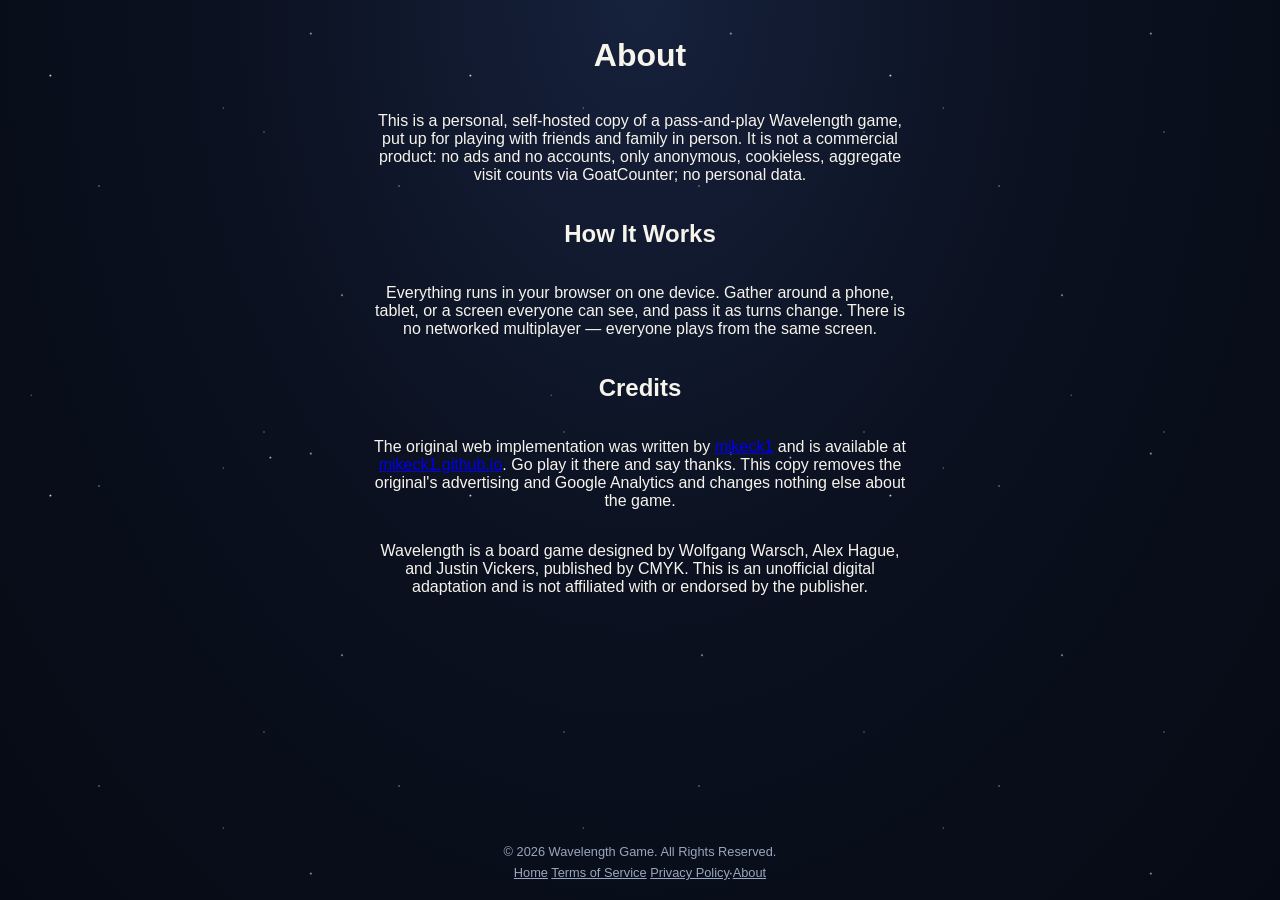
<file: about.html>
<!DOCTYPE html>
<html lang="en">
<head>
    <meta charset="UTF-8">
    <meta name="viewport" content="width=device-width, initial-scale=1.0">
    <title>About - Wavelength Game</title>
    <meta name="description" content="About this self-hosted copy of the Wavelength pass-and-play game, and credit to the original author.">
    <meta property="og:type" content="website">
    <meta property="og:site_name" content="Wavelength">
    <meta property="og:title" content="About Wavelength">
    <meta property="og:description" content="A self-hosted, ad-free copy of a pass-and-play Wavelength game for playing in person, with credit to the original author.">
    <meta property="og:url" content="https://wavelength.jonyen.com/about.html">
    <meta property="og:image" content="https://wavelength.jonyen.com/og-image.png">
    <meta property="og:image:type" content="image/png">
    <meta property="og:image:width" content="1200">
    <meta property="og:image:height" content="630">
    <meta property="og:image:alt" content="The Wavelength dial: a cream half-circle with orange scoring bands around the target, a crimson needle, and the clue pair Cold and Hot.">
    <meta name="twitter:card" content="summary_large_image">
    <meta name="keywords" content="about, wavelength game, credits, pass and play">
    <link rel="icon" href="favicon.svg" type="image/svg+xml" />
    <link rel="apple-touch-icon" href="apple-touch-icon.png">
    <link rel="stylesheet" href="style.css?v=76">
    <script data-goatcounter="https://jonyen-wavelength.goatcounter.com/count"
            data-goatcounter-settings='{"path": "/"}'
            async src="https://gc.zgo.at/count.v5.js"
            crossorigin="anonymous"
            integrity="sha384-atnOLvQb9t+jTSipvd75X2yginT4PjVbqDdlJAmxMm+wYElFmeR6EmLP5bYeoRVQ"></script>
</head>
<body>
    <div class="game-container">
        <h1>About</h1>
        <p>This is a personal, self-hosted copy of a pass-and-play Wavelength game, put up for playing with friends and family in person. It is not a commercial product: no ads and no accounts, only anonymous, cookieless, aggregate visit counts via GoatCounter; no personal data.</p>

        <h2>How It Works</h2>
        <p>Everything runs in your browser on one device. Gather around a phone, tablet, or a screen everyone can see, and pass it as turns change. There is no networked multiplayer &mdash; everyone plays from the same screen.</p>

        <h2>Credits</h2>
        <p>The original web implementation was written by <a href="https://github.com/mikeck1">mikeck1</a> and is available at <a href="https://mikeck1.github.io/">mikeck1.github.io</a>. Go play it there and say thanks. This copy removes the original's advertising and Google Analytics and changes nothing else about the game.</p>
        <p>Wavelength is a board game designed by Wolfgang Warsch, Alex Hague, and Justin Vickers, published by CMYK. This is an unofficial digital adaptation and is not affiliated with or endorsed by the publisher.</p>

        <footer>
            <p>&copy; 2026 Wavelength Game. All Rights Reserved.</p>
            <nav>
                <a href="/">Home</a>
                <a href="/terms.html">Terms of Service</a>
                <a href="/privacy.html">Privacy Policy</a>
                <a href="/about.html">About</a>
            </nav>
        </footer>
    </div>
</body>
</html>
</file>
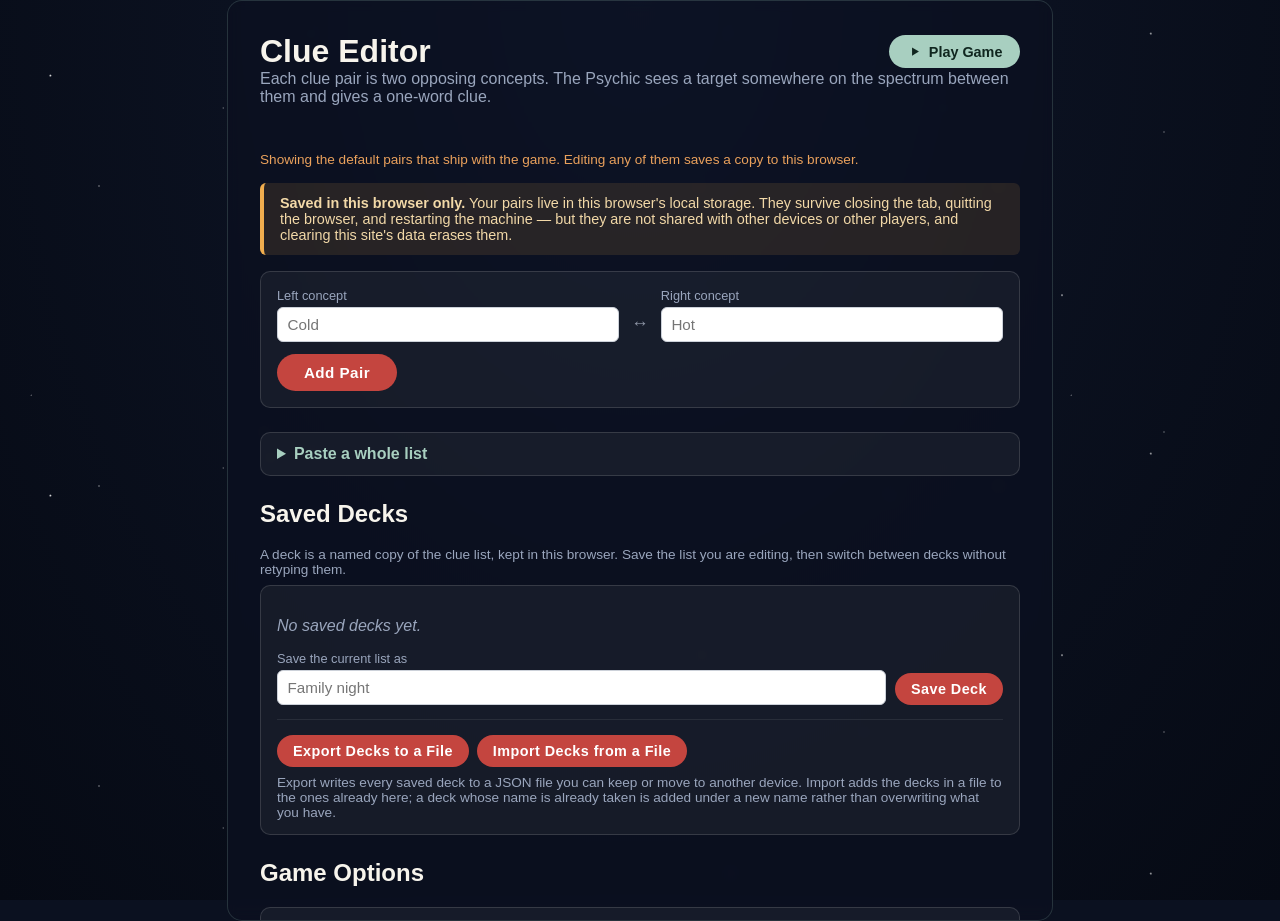
<file: admin.html>
<!DOCTYPE html>
<html lang="en">
<head>
    <meta charset="UTF-8">
    <meta name="viewport" content="width=device-width, initial-scale=1.0">
    <title>Clue Editor - Wavelength Game</title>
    <meta name="description" content="Edit the clue pairs used by this copy of the Wavelength game.">
    <meta name="robots" content="noindex">
    <link rel="icon" href="favicon.svg" type="image/svg+xml" />
    <link rel="stylesheet" href="style.css?v=76">
    <script data-goatcounter="https://jonyen-wavelength.goatcounter.com/count"
            data-goatcounter-settings='{"path": "/"}'
            async src="https://gc.zgo.at/count.v5.js"
            crossorigin="anonymous"
            integrity="sha384-atnOLvQb9t+jTSipvd75X2yginT4PjVbqDdlJAmxMm+wYElFmeR6EmLP5bYeoRVQ"></script>
</head>
<body>
    <div class="game-container admin-container">
        <div class="admin-header">
            <h1>Clue Editor</h1>
            <a href="/" class="admin-play-button">
                <svg class="icon" viewBox="0 0 24 24" aria-hidden="true">
                    <path d="M8 5.5v13l11-6.5z" />
                </svg>
                <span>Play Game</span>
            </a>
        </div>

        <p class="admin-intro">
            Each clue pair is two opposing concepts. The Psychic sees a target somewhere on the
            spectrum between them and gives a one-word clue.
        </p>

        <div id="adminStatus" class="admin-status" role="status" aria-live="polite"></div>

        <p id="clueSourceNote" class="admin-source-note"></p>

        <div class="admin-warning">
            <strong>Saved in this browser only.</strong>
            Your pairs live in this browser's local storage. They survive closing the tab,
            quitting the browser, and restarting the machine &mdash; but they are not shared
            with other devices or other players, and clearing this site's data erases them.
        </div>

        <form id="addPairForm" class="admin-add-form" autocomplete="off">
            <div class="admin-add-fields">
                <label class="admin-field">
                    <span>Left concept</span>
                    <input type="text" id="newLeft" placeholder="Cold" maxlength="60" required>
                </label>
                <span class="admin-arrow" aria-hidden="true">&harr;</span>
                <label class="admin-field">
                    <span>Right concept</span>
                    <input type="text" id="newRight" placeholder="Hot" maxlength="60" required>
                </label>
            </div>
            <button type="submit" id="addPairButton">Add Pair</button>
        </form>

        <details id="bulkSection" class="admin-bulk">
            <summary>Paste a whole list</summary>
            <p class="admin-hint">
                One pair per line, the two concepts separated by <code>|</code>, a tab, or a comma.
                Lines starting with <code>#</code> are ignored. A JSON array of
                <code>["left", "right"]</code> pairs also works.
            </p>
            <textarea id="bulkText" rows="12" spellcheck="false"
                placeholder="Cold | Hot&#10;Underrated | Overrated&#10;Terrible Movie | Great Movie"></textarea>
            <div class="admin-bulk-actions">
                <button type="button" id="bulkReplaceButton">Replace All With This</button>
                <button type="button" id="bulkAppendButton">Add These To The List</button>
                <button type="button" id="bulkLoadButton">Load Current List</button>
            </div>
        </details>

        <h2>Saved Decks</h2>
        <p class="admin-hint">
            A deck is a named copy of the clue list, kept in this browser. Save the list
            you are editing, then switch between decks without retyping them.
        </p>

        <div class="admin-decks">
            <ul id="deckList" class="admin-deck-list"></ul>
            <p id="deckEmpty" class="admin-empty">No saved decks yet.</p>
            <form id="saveDeckForm" class="admin-deck-save" autocomplete="off">
                <label class="admin-field">
                    <span>Save the current list as</span>
                    <input type="text" id="deckNameInput" placeholder="Family night" maxlength="40" required>
                </label>
                <button type="submit">Save Deck</button>
            </form>
            <div class="admin-deck-transfer">
                <button type="button" id="exportDecksButton">Export Decks to a File</button>
                <button type="button" id="importDecksButton">Import Decks from a File</button>
                <input type="file" id="importDecksInput" accept="application/json,.json" hidden>
                <p class="admin-hint">
                    Export writes every saved deck to a JSON file you can keep or move to
                    another device. Import adds the decks in a file to the ones already here;
                    a deck whose name is already taken is added under a new name rather than
                    overwriting what you have.
                </p>
            </div>
        </div>

        <h2>Game Options</h2>
        <label class="admin-option">
            <input type="checkbox" id="showProgressToggle" checked>
            <span>
                <strong>Show the round progress bar</strong>
                <small>The bar and its "Round 3 of 10" label in the game's side panel.
                    Turning this off hides both, and the game keeps going without
                    announcing a winner.</small>
            </span>
        </label>

        <label class="admin-option">
            <input type="checkbox" id="shuffleCluesToggle" checked>
            <span>
                <strong>Shuffle the clue order</strong>
                <small>Draw clue pairs at random instead of working down the list in
                    order. Either way, a pair will not come up twice until every pair
                    has been played.</small>
            </span>
        </label>

        <div class="admin-option admin-option--inline">
            <span>
                <strong>Deck progress</strong>
                <small id="deckProgressNote">Pairs the game has not shown yet. A new game carries
                    on through the list rather than starting the deck again.</small>
            </span>
            <button type="button" id="resetDeckButton">Start the deck over</button>
        </div>

        <label class="admin-option admin-option--inline" for="totalRoundsInput">
            <span>
                <strong>Rounds per game</strong>
                <small>One round is a single team's turn. The game announces a winner once
                    this many rounds have been played.</small>
            </span>
            <input type="number" id="totalRoundsInput" min="1" max="99" step="1" value="10">
        </label>

        <h2 id="pairCountHeading">Clue Pairs</h2>
        <p id="emptyMessage" class="admin-empty">No pairs yet. Add one above to start playing.</p>
        <ol id="pairList" class="admin-pair-list"></ol>

        <div class="admin-actions">
            <button type="button" id="restoreDefaultsButton">Restore default pairs</button>
            <button type="button" id="clearAllButton" class="admin-danger">Delete All Pairs</button>
        </div>

        <footer>
            <p>&copy; 2026 Wavelength Game. All Rights Reserved.</p>
            <nav>
                <a href="/">Home</a>
                <a href="/terms.html">Terms of Service</a>
                <a href="/privacy.html">Privacy Policy</a>
                <a href="/about.html">About</a>
            </nav>
        </footer>
    </div>

    <script src="logic.js?v=2"></script>
    <script src="admin.js?v=78"></script>
</body>
</html>
</file>
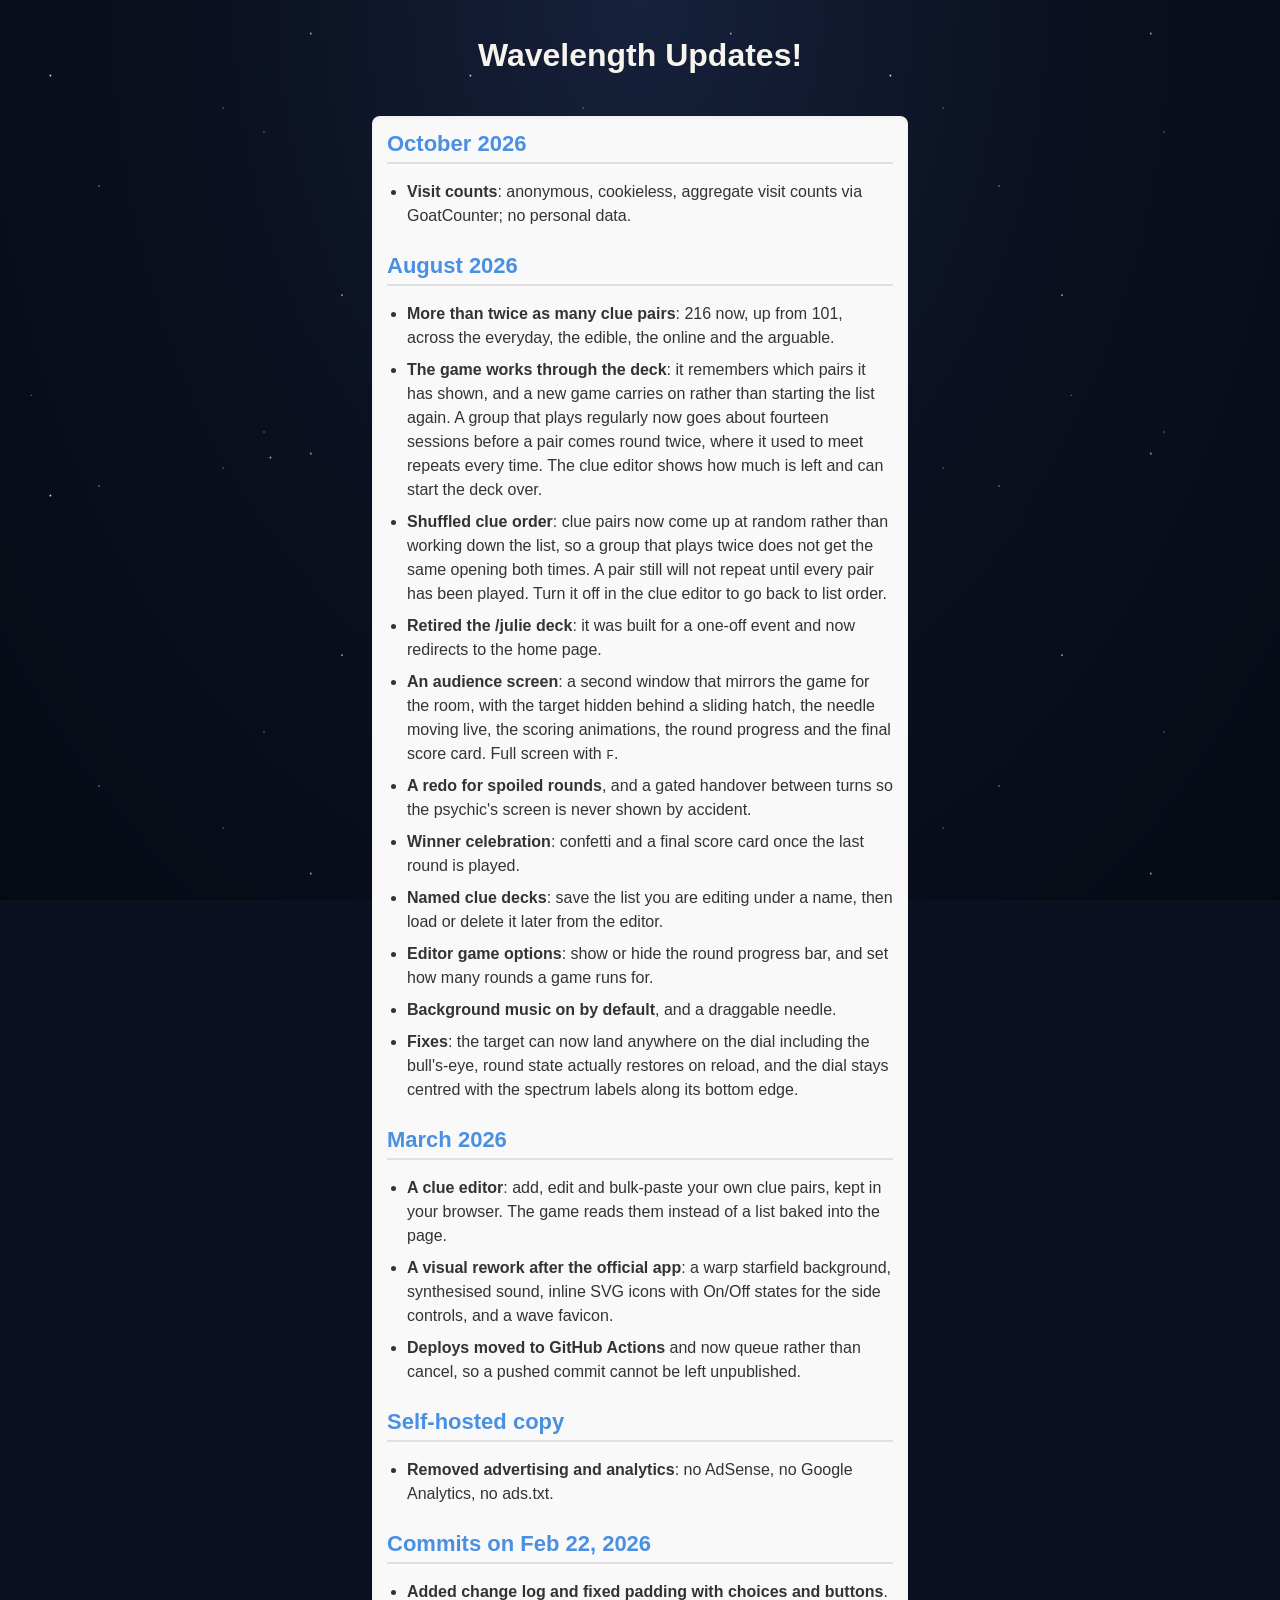
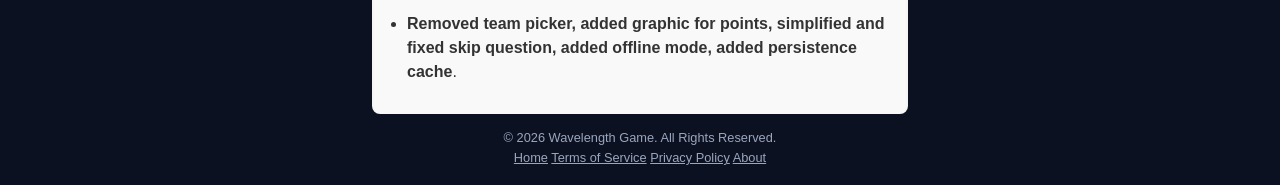
<file: changelog.html>
<!DOCTYPE html>
<html lang="en">
<head>
    <meta charset="UTF-8">
    <meta name="viewport" content="width=device-width, initial-scale=1.0">
    <title>Wavelength Game - Change Log</title>
    <meta name="description" content="View the change log and updates for the Wavelength Game online. Discover new features, improvements, and bug fixes.">
    <meta property="og:type" content="website">
    <meta property="og:site_name" content="Wavelength">
    <meta property="og:title" content="Wavelength — Change Log">
    <meta property="og:description" content="Updates, new features, and fixes to this pass-and-play Wavelength game.">
    <meta property="og:url" content="https://wavelength.jonyen.com/changelog.html">
    <meta property="og:image" content="https://wavelength.jonyen.com/og-image.png">
    <meta property="og:image:type" content="image/png">
    <meta property="og:image:width" content="1200">
    <meta property="og:image:height" content="630">
    <meta property="og:image:alt" content="The Wavelength dial: a cream half-circle with orange scoring bands around the target, a crimson needle, and the clue pair Cold and Hot.">
    <meta name="twitter:card" content="summary_large_image">
    <meta name="keywords" content="change log, updates, wavelength game, new features, bug fixes">
    <link rel="icon" href="favicon.svg" type="image/svg+xml" />
    <link rel="apple-touch-icon" href="apple-touch-icon.png">
    <link rel="stylesheet" href="style.css?v=76">
    <script data-goatcounter="https://jonyen-wavelength.goatcounter.com/count"
            data-goatcounter-settings='{"path": "/"}'
            async src="https://gc.zgo.at/count.v5.js"
            crossorigin="anonymous"
            integrity="sha384-atnOLvQb9t+jTSipvd75X2yginT4PjVbqDdlJAmxMm+wYElFmeR6EmLP5bYeoRVQ"></script>
</head>
<body>
    <div class="game-container">
        <h1>Wavelength Updates!</h1>
        <div class="changelog-content">
            <h2>October 2026</h2>
            <ul>
                <li><strong>Visit counts</strong>: anonymous, cookieless, aggregate visit counts via
                    GoatCounter; no personal data.</li>
            </ul>

            <h2>August 2026</h2>
            <ul>
                <li><strong>More than twice as many clue pairs</strong>: 216 now, up from 101,
                    across the everyday, the edible, the online and the arguable.</li>
                <li><strong>The game works through the deck</strong>: it remembers which pairs
                    it has shown, and a new game carries on rather than starting the list again.
                    A group that plays regularly now goes about fourteen sessions before a pair
                    comes round twice, where it used to meet repeats every time. The clue editor
                    shows how much is left and can start the deck over.</li>
                <li><strong>Shuffled clue order</strong>: clue pairs now come up at random
                    rather than working down the list, so a group that plays twice does not
                    get the same opening both times. A pair still will not repeat until every
                    pair has been played. Turn it off in the clue editor to go back to list order.</li>
                <li><strong>Retired the /julie deck</strong>: it was built for a one-off event
                    and now redirects to the home page.</li>
                <li><strong>An audience screen</strong>: a second window that mirrors the game
                    for the room, with the target hidden behind a sliding hatch, the needle
                    moving live, the scoring animations, the round progress and the final
                    score card. Full screen with <kbd>F</kbd>.</li>
                <li><strong>A redo for spoiled rounds</strong>, and a gated handover between
                    turns so the psychic's screen is never shown by accident.</li>
                <li><strong>Winner celebration</strong>: confetti and a final score card once
                    the last round is played.</li>
                <li><strong>Named clue decks</strong>: save the list you are editing under a
                    name, then load or delete it later from the editor.</li>
                <li><strong>Editor game options</strong>: show or hide the round progress bar,
                    and set how many rounds a game runs for.</li>
                <li><strong>Background music on by default</strong>, and a draggable needle.</li>
                <li><strong>Fixes</strong>: the target can now land anywhere on the dial
                    including the bull's-eye, round state actually restores on reload, and the
                    dial stays centred with the spectrum labels along its bottom edge.</li>
            </ul>

            <h2>March 2026</h2>
            <ul>
                <li><strong>A clue editor</strong>: add, edit and bulk-paste your own clue
                    pairs, kept in your browser. The game reads them instead of a list baked
                    into the page.</li>
                <li><strong>A visual rework after the official app</strong>: a warp starfield
                    background, synthesised sound, inline SVG icons with On/Off states for the
                    side controls, and a wave favicon.</li>
                <li><strong>Deploys moved to GitHub Actions</strong> and now queue rather than
                    cancel, so a pushed commit cannot be left unpublished.</li>
            </ul>

            <h2>Self-hosted copy</h2>
            <ul>
                <li><strong>Removed advertising and analytics</strong>: no AdSense, no Google Analytics, no ads.txt.</li>
            </ul>

            <h2>Commits on Feb 22, 2026</h2>
            <ul>
                <li><strong>Added change log and fixed padding with choices and buttons</strong>.</li>
                <li><strong>Removed team picker, added graphic for points, simplified and fixed skip question, added offline mode, added persistence cache</strong>.</li>
            </ul>

        </div>

        <footer>
            <p>&copy; 2026 Wavelength Game. All Rights Reserved.</p>
            <nav>
                <a href="/">Home</a>
                <a href="/terms.html">Terms of Service</a>
                <a href="/privacy.html">Privacy Policy</a>
                <a href="/about.html">About</a>
            </nav>
        </footer>
    </div>
</body>
</html>
</file>
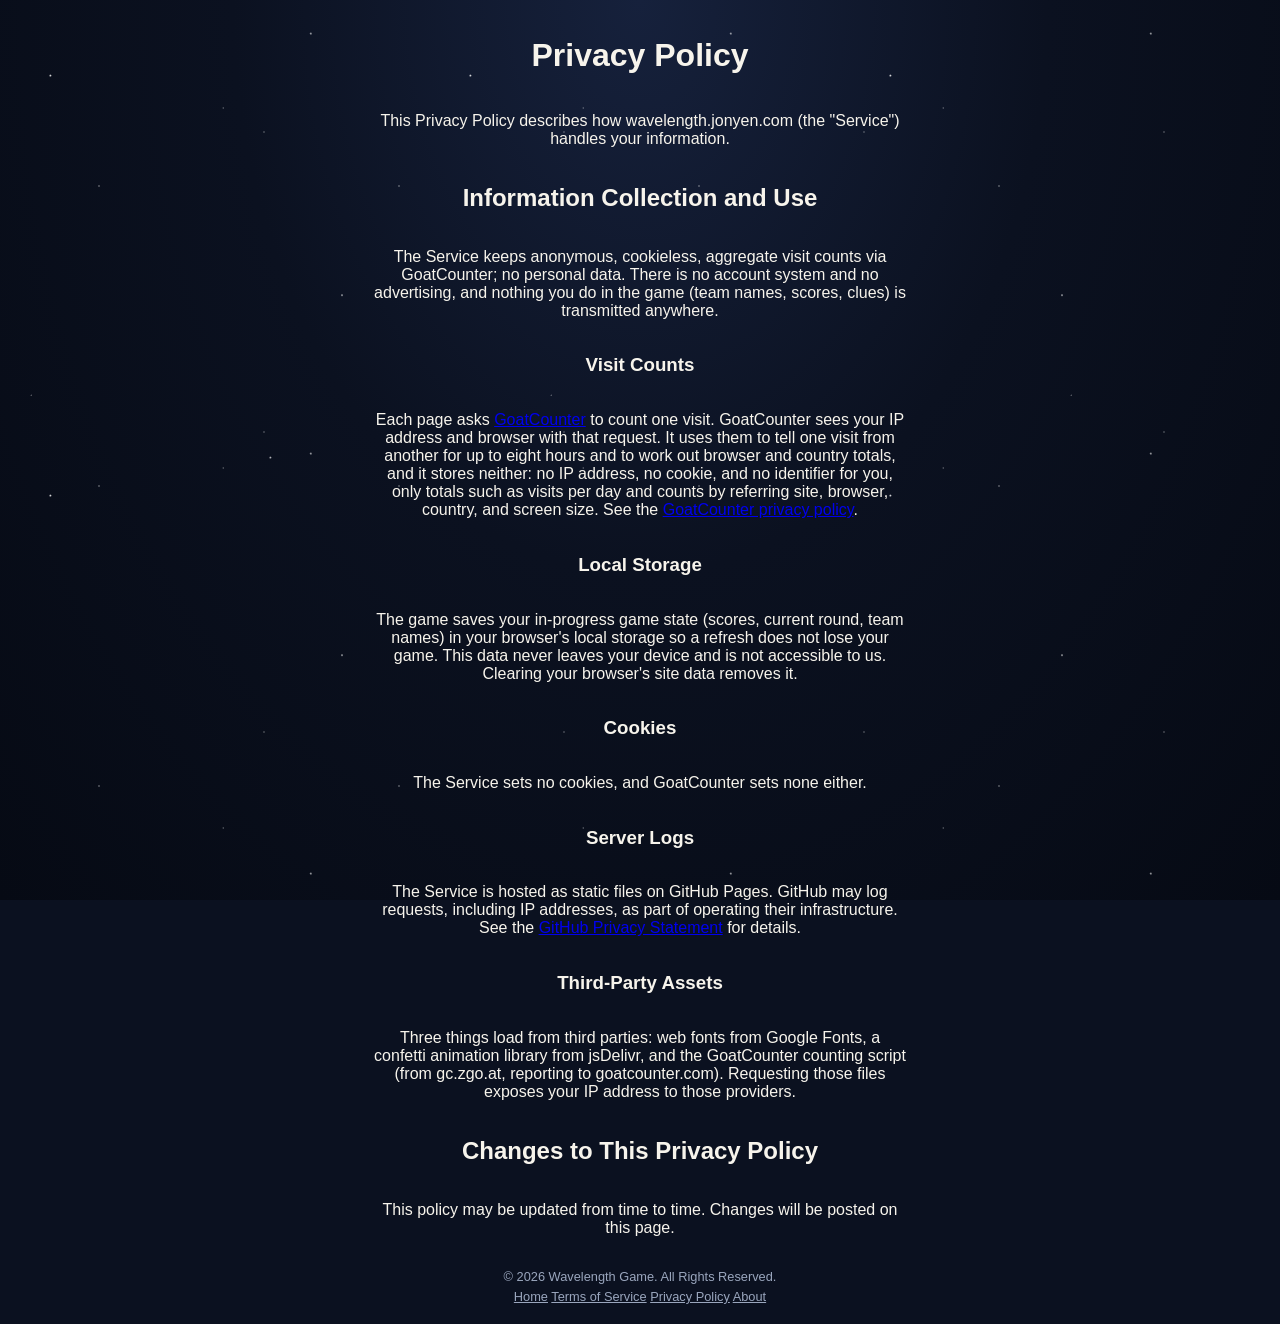
<file: privacy.html>
<!DOCTYPE html>
<html lang="en">
<head>
    <meta charset="UTF-8">
    <meta name="viewport" content="width=device-width, initial-scale=1.0">
    <title>Privacy Policy - Wavelength Game</title>
    <meta name="description" content="Privacy Policy for wavelength.jonyen.com. No accounts and no advertising; anonymous, cookieless, aggregate visit counts via GoatCounter; no personal data.">
    <meta property="og:type" content="website">
    <meta property="og:site_name" content="Wavelength">
    <meta property="og:title" content="Wavelength — Privacy Policy">
    <meta property="og:description" content="No accounts and no advertising; anonymous, cookieless, aggregate visit counts via GoatCounter; no personal data.">
    <meta property="og:url" content="https://wavelength.jonyen.com/privacy.html">
    <meta property="og:image" content="https://wavelength.jonyen.com/og-image.png">
    <meta property="og:image:type" content="image/png">
    <meta property="og:image:width" content="1200">
    <meta property="og:image:height" content="630">
    <meta property="og:image:alt" content="The Wavelength dial: a cream half-circle with orange scoring bands around the target, a crimson needle, and the clue pair Cold and Hot.">
    <meta name="twitter:card" content="summary_large_image">
    <meta name="keywords" content="privacy policy, no personal data, cookieless, wavelength game privacy">
    <link rel="icon" href="favicon.svg" type="image/svg+xml" />
    <link rel="apple-touch-icon" href="apple-touch-icon.png">
    <link rel="stylesheet" href="style.css?v=76">
    <script data-goatcounter="https://jonyen-wavelength.goatcounter.com/count"
            data-goatcounter-settings='{"path": "/"}'
            async src="https://gc.zgo.at/count.v5.js"
            crossorigin="anonymous"
            integrity="sha384-atnOLvQb9t+jTSipvd75X2yginT4PjVbqDdlJAmxMm+wYElFmeR6EmLP5bYeoRVQ"></script>
</head>
<body>
    <div class="game-container">
        <h1>Privacy Policy</h1>
        <p>This Privacy Policy describes how wavelength.jonyen.com (the "Service") handles your information.</p>

        <h2>Information Collection and Use</h2>
        <p>The Service keeps anonymous, cookieless, aggregate visit counts via GoatCounter; no personal data. There is no account system and no advertising, and nothing you do in the game (team names, scores, clues) is transmitted anywhere.</p>

        <h3>Visit Counts</h3>
        <p>Each page asks <a href="https://www.goatcounter.com">GoatCounter</a> to count one visit. GoatCounter sees your IP address and browser with that request. It uses them to tell one visit from another for up to eight hours and to work out browser and country totals, and it stores neither: no IP address, no cookie, and no identifier for you, only totals such as visits per day and counts by referring site, browser, country, and screen size. See the <a href="https://www.goatcounter.com/help/privacy">GoatCounter privacy policy</a>.</p>

        <h3>Local Storage</h3>
        <p>The game saves your in-progress game state (scores, current round, team names) in your browser's local storage so a refresh does not lose your game. This data never leaves your device and is not accessible to us. Clearing your browser's site data removes it.</p>

        <h3>Cookies</h3>
        <p>The Service sets no cookies, and GoatCounter sets none either.</p>

        <h3>Server Logs</h3>
        <p>The Service is hosted as static files on GitHub Pages. GitHub may log requests, including IP addresses, as part of operating their infrastructure. See the <a href="https://docs.github.com/en/site-policy/privacy-policies/github-general-privacy-statement">GitHub Privacy Statement</a> for details.</p>

        <h3>Third-Party Assets</h3>
        <p>Three things load from third parties: web fonts from Google Fonts, a confetti animation library from jsDelivr, and the GoatCounter counting script (from gc.zgo.at, reporting to goatcounter.com). Requesting those files exposes your IP address to those providers.</p>

        <h2>Changes to This Privacy Policy</h2>
        <p>This policy may be updated from time to time. Changes will be posted on this page.</p>

        <footer>
            <p>&copy; 2026 Wavelength Game. All Rights Reserved.</p>
            <nav>
                <a href="/">Home</a>
                <a href="/terms.html">Terms of Service</a>
                <a href="/privacy.html">Privacy Policy</a>
                <a href="/about.html">About</a>
            </nav>
        </footer>
    </div>
</body>
</html>
</file>
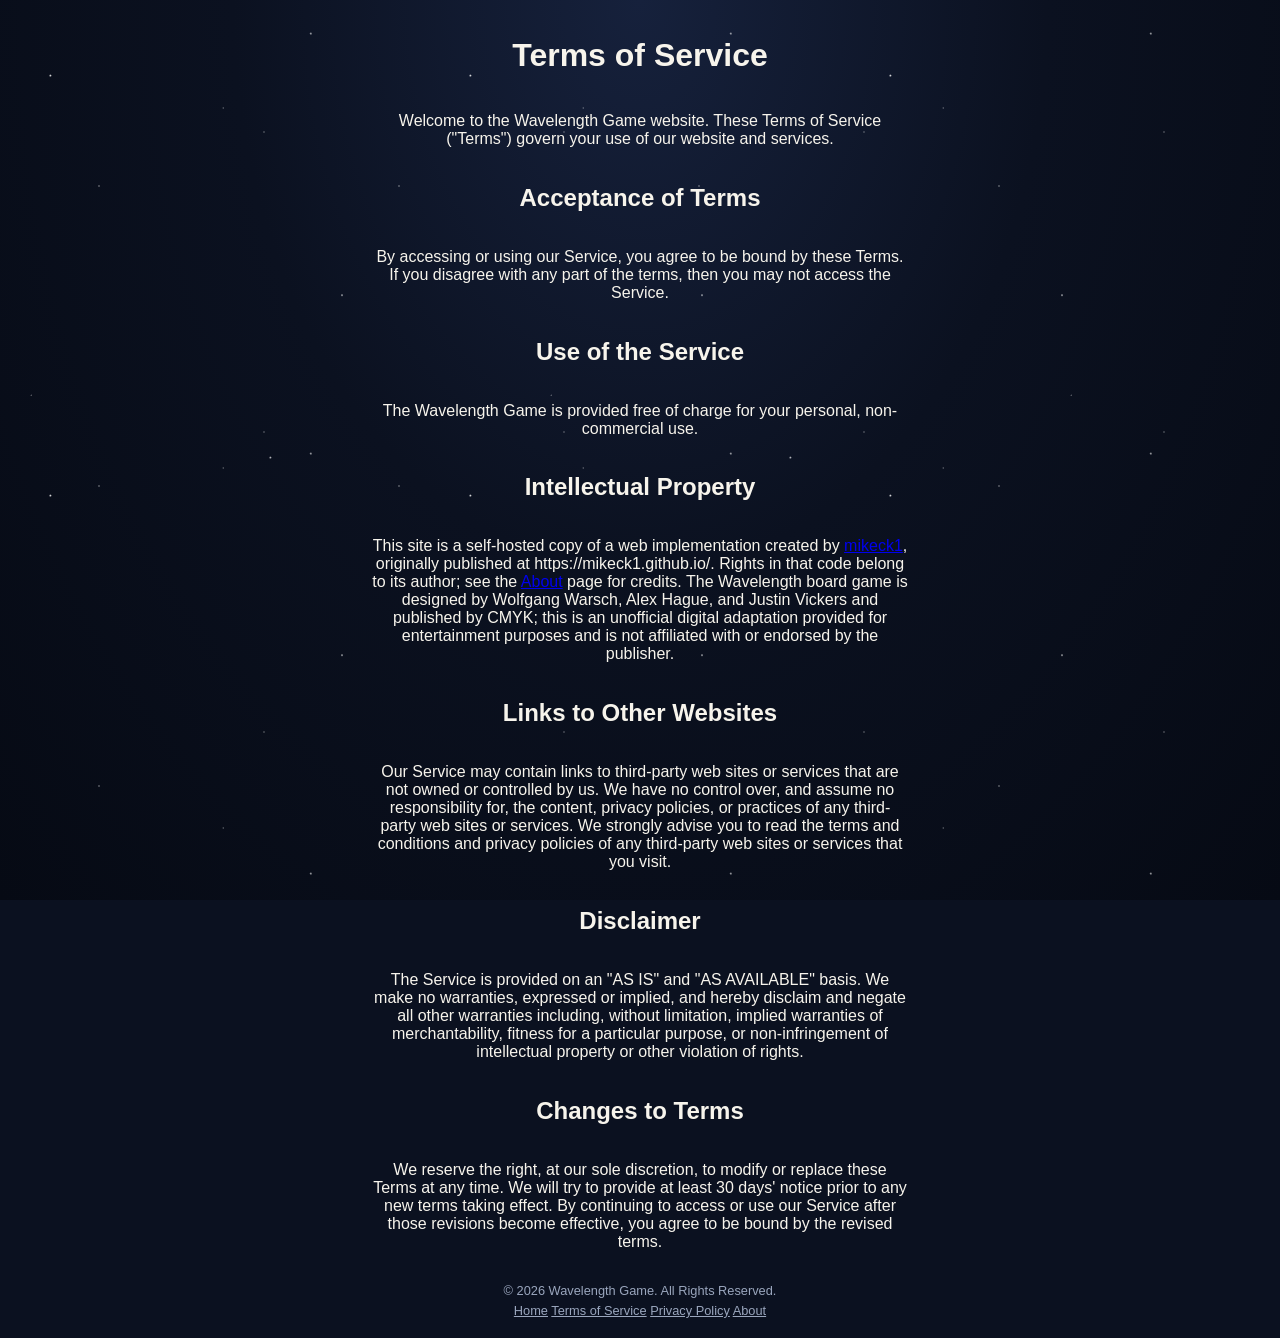
<file: terms.html>
<!DOCTYPE html>
<html lang="en">
<head>
    <meta charset="UTF-8">
    <meta name="viewport" content="width=device-width, initial-scale=1.0">
    <title>Terms of Service - Wavelength Game</title>
    <meta name="description" content="Terms of Service for the Wavelength Game website. Understand your rights and responsibilities when using our service.">
    <meta property="og:type" content="website">
    <meta property="og:site_name" content="Wavelength">
    <meta property="og:title" content="Wavelength — Terms of Service">
    <meta property="og:description" content="Terms of Service for this pass-and-play Wavelength game.">
    <meta property="og:url" content="https://wavelength.jonyen.com/terms.html">
    <meta property="og:image" content="https://wavelength.jonyen.com/og-image.png">
    <meta property="og:image:type" content="image/png">
    <meta property="og:image:width" content="1200">
    <meta property="og:image:height" content="630">
    <meta property="og:image:alt" content="The Wavelength dial: a cream half-circle with orange scoring bands around the target, a crimson needle, and the clue pair Cold and Hot.">
    <meta name="twitter:card" content="summary_large_image">
    <meta name="keywords" content="terms of service, terms and conditions, legal, usage policy, wavelength game terms">
    <link rel="icon" href="favicon.svg" type="image/svg+xml" />
    <link rel="apple-touch-icon" href="apple-touch-icon.png">
    <link rel="stylesheet" href="style.css?v=76">
    <script data-goatcounter="https://jonyen-wavelength.goatcounter.com/count"
            data-goatcounter-settings='{"path": "/"}'
            async src="https://gc.zgo.at/count.v5.js"
            crossorigin="anonymous"
            integrity="sha384-atnOLvQb9t+jTSipvd75X2yginT4PjVbqDdlJAmxMm+wYElFmeR6EmLP5bYeoRVQ"></script>
</head>
<body>
    <div class="game-container">
        <h1>Terms of Service</h1>
        <p>Welcome to the Wavelength Game website. These Terms of Service ("Terms") govern your use of our website and services.</p>

        <h2>Acceptance of Terms</h2>
        <p>By accessing or using our Service, you agree to be bound by these Terms. If you disagree with any part of the terms, then you may not access the Service.</p>

        <h2>Use of the Service</h2>
        <p>The Wavelength Game is provided free of charge for your personal, non-commercial use.</p>

        <h2>Intellectual Property</h2>
        <p>This site is a self-hosted copy of a web implementation created by <a href="https://github.com/mikeck1">mikeck1</a>, originally published at https://mikeck1.github.io/. Rights in that code belong to its author; see the <a href="/about.html">About</a> page for credits. The Wavelength board game is designed by Wolfgang Warsch, Alex Hague, and Justin Vickers and published by CMYK; this is an unofficial digital adaptation provided for entertainment purposes and is not affiliated with or endorsed by the publisher.</p>

        <h2>Links to Other Websites</h2>
        <p>Our Service may contain links to third-party web sites or services that are not owned or controlled by us. We have no control over, and assume no responsibility for, the content, privacy policies, or practices of any third-party web sites or services. We strongly advise you to read the terms and conditions and privacy policies of any third-party web sites or services that you visit.</p>

        <h2>Disclaimer</h2>
        <p>The Service is provided on an "AS IS" and "AS AVAILABLE" basis. We make no warranties, expressed or implied, and hereby disclaim and negate all other warranties including, without limitation, implied warranties of merchantability, fitness for a particular purpose, or non-infringement of intellectual property or other violation of rights.</p>

        <h2>Changes to Terms</h2>
        <p>We reserve the right, at our sole discretion, to modify or replace these Terms at any time. We will try to provide at least 30 days' notice prior to any new terms taking effect. By continuing to access or use our Service after those revisions become effective, you agree to be bound by the revised terms.</p>

        <footer>
            <p>&copy; 2026 Wavelength Game. All Rights Reserved.</p>
            <nav>
                <a href="/">Home</a>
                <a href="/terms.html">Terms of Service</a>
                <a href="/privacy.html">Privacy Policy</a>
                <a href="/about.html">About</a>
            </nav>
        </footer>
    </div>
</body>
</html>
</file>
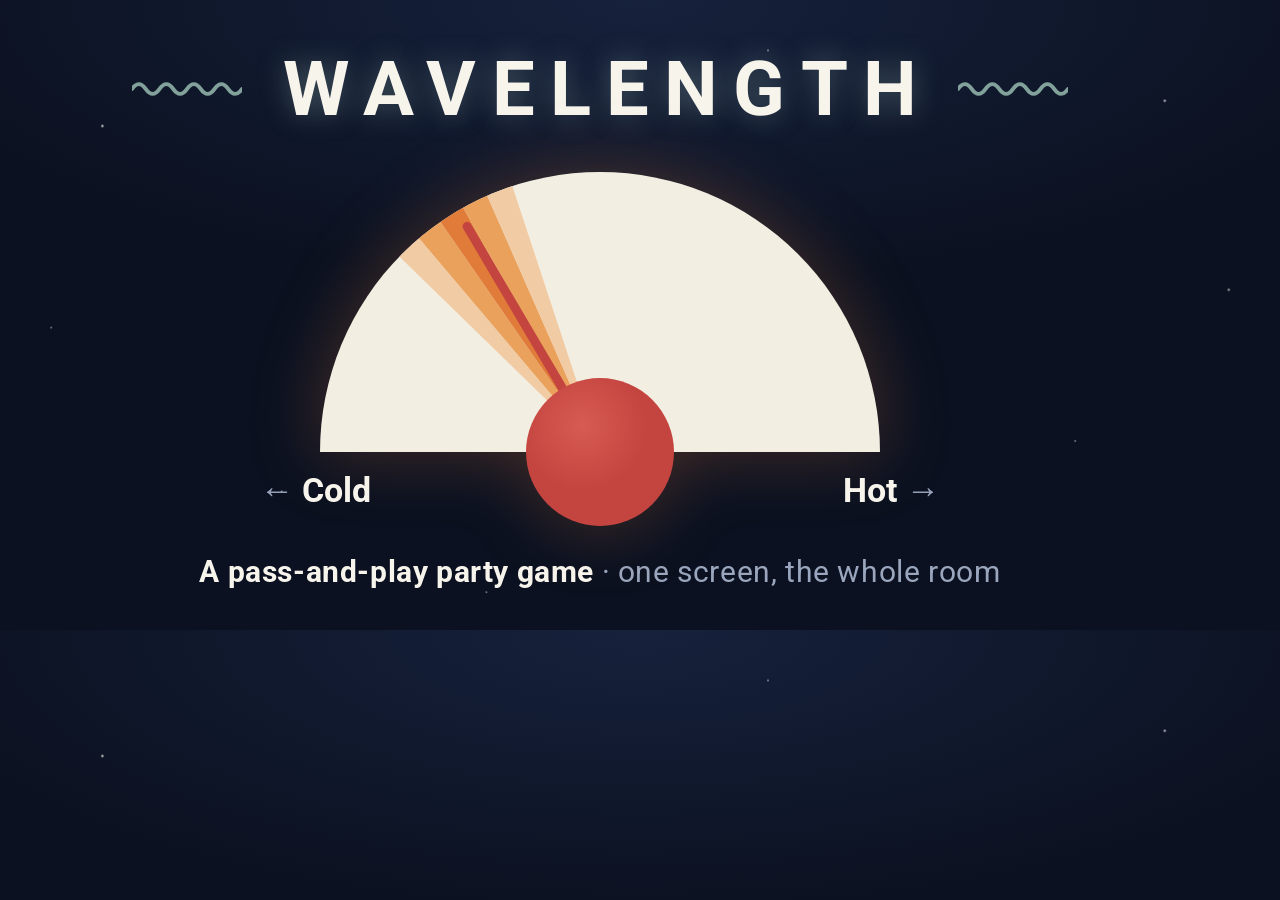
<file: og/template.html>
<!DOCTYPE html>
<!-- Source for og-image.png, the link preview image. Rendered at 1200x630 by
     og/render.cjs; edit here and re-run that rather than editing the PNG.
     Colours are the --wl-* tokens from the theme section of style.css. -->
<html lang="en">
<head>
<meta charset="UTF-8">
<link href="https://fonts.googleapis.com/css2?family=Roboto:wght@400;700&display=swap" rel="stylesheet">
<style>
    :root {
        --wl-space: #0b1120;
        --wl-space-deep: #060a14;
        --wl-dial-face: #f3eee2;
        --wl-crimson: #c4453f;
        --wl-crimson-bright: #d75a53;
        --wl-band-hot: #e07b39;
        --wl-band-mid: #eaa15c;
        --wl-band-cool: #f1cba4;
        --wl-ink: #f7f4ec;
        --wl-ink-dim: #9aa6bd;
        --wl-mint: #a8cfc0;
    }
    html, body { margin: 0; }
    body {
        width: 1200px;
        height: 630px;
        overflow: hidden;
        font-family: "Roboto", sans-serif;
        color: var(--wl-ink);
        background-color: var(--wl-space);
        background-image:
            radial-gradient(2px 2px at 8% 20%, rgba(255,255,255,.8), transparent),
            radial-gradient(1.5px 1.5px at 22% 78%, rgba(255,255,255,.6), transparent),
            radial-gradient(2px 2px at 91% 16%, rgba(255,255,255,.7), transparent),
            radial-gradient(1.5px 1.5px at 84% 70%, rgba(255,255,255,.55), transparent),
            radial-gradient(1.5px 1.5px at 60% 8%, rgba(255,255,255,.6), transparent),
            radial-gradient(1.5px 1.5px at 4% 52%, rgba(255,255,255,.5), transparent),
            radial-gradient(2px 2px at 96% 46%, rgba(255,255,255,.6), transparent),
            radial-gradient(1.5px 1.5px at 38% 94%, rgba(255,255,255,.5), transparent),
            radial-gradient(ellipse 60% 45% at 50% 0%, #16213c, var(--wl-space));
        display: flex;
        flex-direction: column;
        align-items: center;
    }
    .title {
        margin-top: 44px;
        display: flex;
        align-items: center;
        gap: 26px;
        font-weight: 700;
        font-size: 76px;
        letter-spacing: 0.2em;
        text-transform: uppercase;
        /* letter-spacing trails the last glyph; pull it back to stay centred */
        text-indent: 0.2em;
        text-shadow: 0 0 28px rgba(168, 207, 192, 0.35);
    }
    .title svg { width: 110px; height: 26px; }
    .title path { fill: none; stroke: var(--wl-mint); stroke-width: 2.4; stroke-linecap: round; opacity: .75; }
    .stage { position: relative; margin-top: 18px; width: 600px; height: 376px; }
    .dial { display: block; filter: drop-shadow(0 0 34px rgba(224, 123, 57, 0.28)); }
    .clues {
        position: absolute;
        left: -40px;
        right: -40px;
        top: 318px;
        display: flex;
        justify-content: space-between;
        font-weight: 700;
        font-size: 34px;
    }
    .clues .arrow { color: var(--wl-ink-dim); font-weight: 400; }
    .tagline {
        margin-top: 26px;
        font-size: 30px;
        color: var(--wl-ink-dim);
        letter-spacing: 0.02em;
    }
    .tagline b { color: var(--wl-ink); font-weight: 700; }
</style>
</head>
<body>
    <div class="title">
        <svg viewBox="0 0 64 16" preserveAspectRatio="none"><path d="M0 8q4-6 8 0t8 0 8 0 8 0 8 0 8 0 8 0 8 0" /></svg>
        <span>Wavelength</span>
        <svg viewBox="0 0 64 16" preserveAspectRatio="none"><path d="M0 8q4-6 8 0t8 0 8 0 8 0 8 0 8 0 8 0 8 0" /></svg>
    </div>

    <!-- A revealed dial: cream face, scoring bands around the target, the
         crimson needle and hub. Centre of the semicircle is (300, 300). -->
    <div class="stage">
    <svg class="dial" width="600" height="376" viewBox="0 0 600 376">
        <defs>
            <radialGradient id="hub" cx="38%" cy="32%" r="70%">
                <stop offset="0%" stop-color="#d75a53" />
                <stop offset="62%" stop-color="#c4453f" />
            </radialGradient>
            <clipPath id="face"><path d="M20 300 A280 280 0 0 1 580 300 Z" /></clipPath>
        </defs>
        <path d="M20 300 A280 280 0 0 1 580 300 Z" fill="#f3eee2" />
        <g clip-path="url(#face)" id="bands"></g>
        <line id="needle" x1="300" y1="300" x2="300" y2="48" stroke="#c4453f" stroke-width="9" stroke-linecap="round" />
        <circle cx="300" cy="300" r="74" fill="url(#hub)" />
    </svg>

    <div class="clues">
        <span><span class="arrow">&larr;</span> Cold</span>
        <span>Hot <span class="arrow">&rarr;</span></span>
    </div>
    </div>

    <div class="tagline"><b>A pass-and-play party game</b> &middot; one screen, the whole room</div>

<script>
    // Draw the bands as wedges: cool / mid / hot / mid / cool, centred on the
    // target, with the needle landing just inside the bull's-eye.
    const TARGET = 58;          // degrees from the left end of the spectrum
    const BAND = 5.5;           // width of each band in degrees
    const colours = ["#f1cba4", "#eaa15c", "#e07b39", "#eaa15c", "#f1cba4"];
    const pt = (deg, r) => {
        const a = Math.PI - (deg * Math.PI) / 180;
        return [300 + r * Math.cos(a), 300 - r * Math.sin(a)];
    };
    const g = document.getElementById("bands");
    colours.forEach((c, i) => {
        const from = TARGET + (i - 2.5) * BAND, to = from + BAND;
        const [x1, y1] = pt(from, 320), [x2, y2] = pt(to, 320);
        const p = document.createElementNS("http://www.w3.org/2000/svg", "path");
        p.setAttribute("d", `M300 300 L${x1} ${y1} A320 320 0 0 1 ${x2} ${y2} Z`);
        p.setAttribute("fill", c);
        g.appendChild(p);
    });
    const [nx, ny] = pt(TARGET + 1.5, 262);
    const n = document.getElementById("needle");
    n.setAttribute("x2", nx);
    n.setAttribute("y2", ny);
</script>
</body>
</html>
</file>
<file: style.css>
/* Core Styles */
html, body {
    min-height: 100vh;
}

body {
    font-family: "Roboto", sans-serif;
    display: flex;
    justify-content: center;
    align-items: flex-start; /* Changed from center to flex-start */
    margin: 0;
    background-color: #f0f0f0;
    background-image: linear-gradient(135deg, #f5f7fa 0%, #c3cfe2 100%);
    overscroll-behavior-y: contain;
    /* overflow: hidden; /* Prevent body scroll */ /* Removed to allow scrolling */
}

/* Base Container Styling for main views */
.game-container {
    text-align: center;
    background-color: white;
    padding: 2rem;
    border-radius: 15px;
    box-shadow: 0 10px 20px rgba(0, 0, 0, 0.1);
    width: 600px;
    min-height: 630px;
    max-height: 95vh;
    overflow-y: auto;
    position: relative;
}

/* Top Right Buttons */
#topRightButtons {
    position: absolute;
    top: 15px;
    right: 15px;
    display: flex;
    gap: 10px;
    z-index: 10;
}

/* Game Board and Clues Container */
#gameBoardAndCluesContainer {
    position: relative;
    width: var(--spectrum-width);
    height: var(--spectrum-total-height); /* Use total height variable */
    margin: 1.25rem auto 0 auto; /* Standardized from 20px */
    z-index: 1;
}

/* Reveal Overlay */
.reveal-overlay {
    position: absolute;
    top: 0;
    left: 0;
    width: 100%;
    height: 100%;
    background-color: rgba(255, 255, 255, 0.9);
    backdrop-filter: blur(8px);
    display: flex;
    flex-direction: column;
    justify-content: flex-end; /* Align content to the bottom */
    align-items: center;
    z-index: 100;
    cursor: pointer;
    font-size: 2em;
    font-weight: bold;
    color: #333;
    opacity: 0;
    pointer-events: none;
    transition: opacity 0.5s ease-in-out;
    border-radius: calc(var(--spectrum-width) / 2) calc(var(--spectrum-width) / 2) 0 0;
    overflow: hidden;
}

    .reveal-overlay.active {
        opacity: 1;
        pointer-events: auto;
        box-shadow: 0 0 20px 5px rgba(66, 133, 244, 0.7); /* Mimic board highlight */
    }

    .reveal-overlay p {
        text-align: center;
        margin: 0;
        font-size: 0.6em; /* Smaller for mobile */
        padding-bottom: 30px;
        animation: pulse-text 1.5s infinite ease-in-out alternate;
        word-break: break-word; /* Allow long words to break */
        white-space: normal; /* Ensure text wraps */
    }
@keyframes pulse-text {
    from {
        transform: scale(1);
        opacity: 0.7;
    }
    to {
        transform: scale(1.05);
        opacity: 1;
    }
}


/* Specific Button Styles */
#howToPlayButton {
    background-color: #4A90E2;
    color: white;
    border-radius: 5px;
    z-index: 10;
    border: none;
    transition: background-color 0.3s ease;
}

#newGameButton {
    background-color: #f75d59;
    color: white;
    border-radius: 5px;
    z-index: 10;
    border: none;
    transition: background-color 0.3s ease;
}

#howToPlayButton:hover {
    background-color: #357ABD;
}

#newGameButton:hover {
    background-color: #eb4d4b;
}

.title {
    font-family: "Orbitron", sans-serif;
    font-size: 48px;
    font-weight: 700;
    color: #4A90E2;
    text-shadow: 2px 2px 4px rgba(0, 0, 0, 0.1);
    margin-bottom: 1.25rem; /* Standardized from 20px */
    letter-spacing: 2px;
}

.subtitle {
    font-size: 24px;
    color: #2f3542;
    margin-bottom: 1.875rem; /* Standardized from 30px */
}

.board {
    width: var(--spectrum-width);
    height: calc(var(--spectrum-width) / 2);
    background-color: #e0e0e0;
    border-radius: calc(var(--spectrum-width) / 2) calc(var(--spectrum-width) / 2) 0 0;
    position: relative;
    overflow: hidden;
    box-shadow: inset 0 5px 10px rgba(0, 0, 0, 0.1);
    margin: 0 auto;
}

.board.highlight {
    box-shadow: 0 0 20px 5px rgba(66, 133, 244, 0.7); /* Example blue glow */
    transition: box-shadow 0.3s ease-in-out;
}

.target-area {
    width: 100%;
    height: 100%;
    border-radius: inherit;
    position: absolute;
    overflow: hidden;
}

.needle-container {
    position: absolute;
    bottom: 0;
    left: 50%;
    width: calc(var(--spectrum-width) * 0.1);
    height: calc(var(--spectrum-width) * 0.45);
    transform: translateX(-50%);
    cursor: pointer;
    z-index: 30;
}

    .needle {
        position: absolute;
        bottom: 0;
        left: 50%;
        width: 4px;
        height: 100%;
        background-color: #ff4757;
        transform-origin: bottom center;
        transition: none; /* Remove transition to avoid interference with JS animation */
    }
.clues-container {
    display: flex;
    align-items: center;
    justify-content: center;
    margin-top: 1.25rem; /* Standardized from 20px */
    height: auto; /* Changed from fixed 60px to auto */
}

.clue {
    flex: 1;
    font-size: 18px;
    font-weight: bold;
    color: #2f3542;
    text-align: center;
    display: flex;
    align-items: center;
    justify-content: center;
    height: 100%;
    padding: 0 10px;
}

.bidirectional-arrow {
    width: calc(var(--spectrum-width) * 0.25);
    height: 2px;
    background-color: #4A90E2;
    position: relative;
    margin: 0 20px;
    flex-shrink: 0;
}

.bidirectional-arrow::before,
.bidirectional-arrow::after {
    content: "";
    position: absolute;
    top: 50%;
    width: 10px;
    height: 10px;
    border-top: 2px solid #4A90E2;
    border-right: 2px solid #4A90E2;
}

.bidirectional-arrow::before {
    left: 0;
    transform: translateY(-50%) rotate(-135deg);
}

.bidirectional-arrow::after {
    right: 0;
    transform: translateY(-50%) rotate(45deg);
}

.controls {
    margin-top: 1.25rem; /* Standardized from 20px */
    display: flex;
    justify-content: center;
    flex-wrap: wrap;
    gap: 10px;
}

button {
    font-size: 16px;
    padding: 12px 24px;
    cursor: pointer;
    background-color: #357ABD;
    color: white;
    border: none;
    border-radius: 5px;
    transition: background-color 0.3s ease;
    flex: 1 0 auto;
    max-width: 150px;
    min-width: 120px;
    box-sizing: border-box;
}

button:hover {
    background-color: #4A90E2;
}

#score,
#totalScore {
    margin-top: 1.25rem; /* Standardized from 20px */
    font-size: 24px;
    font-weight: bold;
    color: #2f3542;
}

/* Modal Styles */
.modal {
    display: none;
    position: fixed;
    z-index: 1000;
    left: 0;
    top: 0;
    width: 100%;
    height: 100%;
    overflow: auto;
    background-color: rgba(0, 0, 0, 0.5);
    backdrop-filter: blur(5px);
}

.modal-content {
    background-color: #ffffff;
    margin: 10% auto;
    padding: 1.875rem; /* Standardized from 30px */
    width: 90%;
    max-width: 600px;
    border-radius: 15px;
    box-shadow: 0 5px 30px rgba(0, 0, 0, 0.3);
    transform: translateY(-50px);
    opacity: 0;
    transition: all 0.3s ease-out;
}

.modal.show .modal-content {
    transform: translateY(0);
    opacity: 1;
}

.modal h2 {
    color: #4A90E2;
    font-size: 28px;
    margin-bottom: 1.25rem; /* Standardized from 20px */
    text-align: center;
}

.modal-body {
    color: #2f3542;
    font-size: 16px;
    line-height: 1.6;
}

.modal-body ol {
    padding-left: 20px;
}

.modal-body ul {
    padding-left: 30px;
    margin-top: 0.625rem; /* Standardized from 10px */
    text-align: left; /* Left align bullet points */
}

.score-5 {
    color: #4A90E2;
    font-weight: bold;
}

.score-3 {
    color: #feca57;
    font-weight: bold;
}

.score-1 {
    color: #ff6b6b;
    font-weight: bold;
}

.score-0 {
    color: #a4b0be;
    font-weight: bold;
}

.close-button {
    display: block;
    width: 100%;
    padding: 12px;
    background-color: #4A90E2;
    color: white;
    border: none;
    border-radius: 5px;
    font-size: 18px;
    cursor: pointer;
    transition: background-color 0.3s ease;
    margin-top: 1.25rem; /* Standardized from 20px */
}

.close-button:hover {
    background-color: #357ABD;
}

/* Team Management Styles */
.team-management-instructions {
    font-size: 0.9em;
    color: #666;
    margin-bottom: 10px;
}

.team-score-item {
    display: flex;
    align-items: center;
    justify-content: space-between;
    padding: 8px 10px;
    margin-bottom: 5px;
    border: 1px solid #e0e0e0;
    border-radius: 5px;
    background-color: #f9f9f9;
    min-height: 35px;
}

.edit-icon {
    font-size: 0.8em;
    margin-left: 5px;
    opacity: 0;
    transition: opacity 0.2s ease-in-out;
    cursor: pointer;
}

.team-score-item:hover .edit-icon {
    opacity: 1;
}

.team-name-display {
    cursor: pointer;
    border-bottom: 1px dashed transparent;
}

.team-name-display:hover {
    border-bottom-color: rgba(0, 0, 0, 0.3);
}

.team-name-input-inline {
    width: 100px;
    padding: 2px;
    border: 1px solid #4A90E2;
    border-radius: 3px;
    font-size: inherit;
    font-weight: inherit;
    color: inherit;
    background-color: transparent;
}

.delete-team-button {
    background: none;
    border: none;
    color: #ff6b6b;
    font-size: 1.2em;
    cursor: pointer;
    padding: 0 5px;
    transition: transform 0.2s ease;
    max-width: fit-content;
}

.delete-team-button:hover {
    transform: scale(1.2);
    background-color: transparent;
}

.delete-team-button:disabled {
    opacity: 0.5;
    cursor: not-allowed;
}

/* Turn Indicator */
#turn-indicator {
    font-size: 22px;
    font-weight: bold;
    color: #357ABD;
    height: 30px;
    margin-bottom: 0.9375rem; /* Standardized from 15px */
    transition: all 0.3s ease-in-out;
}

/* Info Balloon */
.info-balloon {
    display: none; /* Initially hidden */
    background-color: #f0f0f0;
    border: 1px solid #ccc;
    border-radius: 8px;
    padding: 0.3rem 0.75rem; /* Adjusted padding */
    font-size: 0.85em;
    color: #333;
    text-align: center;
    margin: 0.625rem auto; /* Standardized from 10px */
    max-width: 280px; /* Slightly adjusted max-width */
    box-shadow: 0 2px 5px rgba(0,0,0,0.1);
}

.info-balloon p {
    margin: 0;
}

.psychic-turn {
    animation: glow 2s ease-in-out infinite alternate;
}

@keyframes glow {
    from {
        box-shadow: 0 10px 20px rgba(0, 0, 0, 0.1), 0 0 10px #c7b9ff;
    }
    to {
        box-shadow: 0 10px 20px rgba(0, 0, 0, 0.1), 0 0 20px #7a4fa3;
    }
}

@keyframes shake-zero-points {
    0% { transform: translateX(0); }
    25% { transform: translateX(-5px); }
    50% { transform: translateX(5px); }
    75% { transform: translateX(-5px); }
    100% { transform: translateX(0); }
}

.shake-zero-points {
    animation: shake-zero-points 0.5s ease-in-out;
}

@keyframes points-rain-down {
    0% {
        opacity: 0;
        transform: translate(0, 0) scale(0.8) rotate(0deg); /* Relative translation from its own dynamic position */
    }
    20% {
        opacity: 1;
        transform: translate(0, -10px) scale(1.1) rotate(5deg);
    }
    80% {
        opacity: 1;
        transform: translate(0, -50px) scale(1) rotate(-5deg);
    }
    100% {
        opacity: 0;
        transform: translate(0, -100px) scale(0.7) rotate(0deg);
    }
}

.score-popup {
    position: absolute;
    /* Top, left, and initial transform will be set by JS for randomization */
    font-size: 2em;
    font-weight: bold;
    color: #4CAF50; /* Green for points */
    text-shadow: 2px 2px 4px rgba(0, 0, 0, 0.5);
    pointer-events: none;
    z-index: 1001;
    animation: points-rain-down 1.5s ease-out forwards;
    white-space: nowrap;
}

/* Team Colors */
:root {
  --team-color-0-primary: #4f8cff;
  --team-color-0-secondary: #7aa7ff;
  --team-color-1-primary: #ff6b9c;
  --team-color-1-secondary: #ff9ab8;
  --team-color-2-primary: #5cb85c;
  --team-color-2-secondary: #8cd68c;
  --team-color-3-primary: #f0ad4e;
  --team-color-3-secondary: #f4c27a;
  --team-color-4-primary: #5bc0de;
  --team-color-4-secondary: #8cdff4;

  /* Spectrum Sizing Variables */
  --game-container-padding: 2rem;
  --base-game-container-width: 600px;
  --calculated-spectrum-width: calc(var(--base-game-container-width) - (2 * var(--game-container-padding)));
  --spectrum-width: var(--calculated-spectrum-width);
  /* Board height (width / 2) + clues-container margin-top (20px) + clues-container height (60px) */
  --spectrum-total-height: calc(var(--spectrum-width) / 2 + 20px + 60px);
}

.current-team {
    font-weight: bold;
    color: #4A90E2;
}

#startGame {
    margin-top: 1rem;
}

/* Current Team Indicator */
.team-indicator {
  position: relative;
  top: 1rem; /* Standardized from 16px */
  margin: 0 auto 1rem auto; /* Standardized from 16px */
  width: fit-content;
  display: flex;
  align-items: center;
  gap: 10px;
  padding: 10px 18px;
  border-radius: 999px;
  font-family: system-ui, -apple-system, sans-serif;
  font-weight: 600;
  letter-spacing: 0.3px;
  backdrop-filter: blur(8px);
  border: 1px solid rgba(255,255,255,0.15);
  box-shadow: 0 8px 24px rgba(0,0,0,0.15);
  transition: all 0.35s ease;
  animation: pulseGlow 2.5s ease-in-out infinite;
  z-index: 5;
}

.team-indicator__icon {
  font-size: 18px;
}

.team-indicator__label {
  font-size: 12px;
  opacity: 0.8;
  text-transform: uppercase;
}

.team-indicator__name {
  font-size: 16px;
  font-weight: 700;
}

.team-color-0 {
  background: linear-gradient(135deg, var(--team-color-0-primary), var(--team-color-0-secondary));
  color: white;
  box-shadow: 0 0 20px var(--team-color-0-primary);
}

.team-color-1 {
  background: linear-gradient(135deg, var(--team-color-1-primary), var(--team-color-1-secondary));
  color: white;
  box-shadow: 0 0 20px var(--team-color-1-primary);
}

.team-color-2 {
  background: linear-gradient(135deg, var(--team-color-2-primary), var(--team-color-2-secondary));
  color: white;
  box-shadow: 0 0 20px var(--team-color-2-primary);
}

.team-color-3 {
  background: linear-gradient(135deg, var(--team-color-3-primary), var(--team-color-3-secondary));
  color: white;
  box-shadow: 0 0 20px var(--team-color-3-primary);
}

.team-color-4 {
  background: linear-gradient(135deg, var(--team-color-4-primary), var(--team-color-4-secondary));
  color: white;
  box-shadow: 0 0 20px var(--team-color-4-primary);
}

@keyframes pulseGlow {
  0% {
    transform: scale(1);
    box-shadow: 0 0 16px var(--team-color-current-primary, rgba(0,0,0,0.2));
  }
  50% {
    transform: scale(1.02);
    box-shadow: 0 0 28px var(--team-color-current-primary, rgba(255,255,255,0.25));
  }
  100% {
    transform: scale(1);
    box-shadow: 0 0 16px var(--team-color-current-primary, rgba(0,0,0,0.2));
  }
}

@media (max-width: 600px) {
  .team-indicator {
    font-size: 14px;
    padding: 8px 14px;
  }
  .team-indicator__icon {
    font-size: 16px;
  }
  .team-indicator__label {
    font-size: 10px;
  }
  .team-indicator__name {
    font-size: 14px;
  }
}

@media (max-width: 768px) {
    body {
        background-color: white;
    }

            .game-container {
                width: 100%;
                padding: 1rem;
                border-radius: 0;
                box-shadow: none;
                display: flex; /* Make it a flex container */
                flex-direction: column; /* Stack children vertically */
                justify-content: flex-start; /* Align content to the top */
                gap: 0; /* Remove any default gap between flex items */
            }

            .game-container > #gameBoardAndCluesContainer {
                margin-bottom: 0; /* Ensure no bottom margin */
                height: 14.375rem; /* Explicitly set height to contain board and clues (standardized from 230px) */
            }

            .game-container > .controls {
                margin-top: 0; /* Ensure no top margin */
            }


    .reveal-overlay {
        border-radius: 9.375rem 9.375rem 0 0; /* Standardized from 150px */
        font-size: 1.2em;
        width: 18.75rem; /* Standardized from 300px */
        left: 50%;
        transform: translateX(-50%);
        height: 9.375rem; /* Standardized from 150px */
    }

    .board {
        width: 18.75rem; /* Standardized from 300px */
        height: 9.375rem; /* Standardized from 150px */
        margin: 0 auto;
    }

    .target-area {
        width: 18.75rem; /* Standardized from 300px */
        height: 9.375rem; /* Standardized from 150px */
    }

    .clues-container {
        height: auto !important; /* Force auto height */
    }

    .clue {
        height: auto !important; /* Force auto height */
    }

    #gameBoardAndCluesContainer {
        height: auto !important; /* Force auto height */
        width: 18.75rem; /* Standardized from 300px */
        margin: 0 auto 0 auto; /* Set top margin to 0, keep centered */
    }

    #score {
        margin-top: 0; /* Remove top margin */
        margin-bottom: 1rem; /* Consistent gap below score */
    }

    #psychic-info-balloon {
        margin-bottom: 0.5rem; /* Reduced gap below the info balloon */
    }

    .controls {
        margin-top: 0; /* Removed negative margin, set to 0 */
    }

    #totalScore {
        margin-top: 20px; /* Revert margin for mobile */
    }

    #turn-indicator {
        display: none; /* Hide for mobile to save space and avoid redundancy */
    }
}

/* Changelog Specific Styles */
.changelog-content {
    text-align: left;
    margin-top: 20px;
    padding: 15px;
    background-color: #f9f9f9;
    border-radius: 8px;
    box-shadow: inset 0 2px 4px rgba(0, 0, 0, 0.05);
}

.changelog-content h2 {
    color: #4A90E2;
    font-size: 22px;
    margin-top: 25px;
    margin-bottom: 10px;
    border-bottom: 2px solid #e0e0e0;
    padding-bottom: 5px;
}

.changelog-content h2:first-of-type {
    margin-top: 0;
}

.changelog-content ul {
    list-style-type: disc;
    padding-left: 20px;
    margin-bottom: 15px;
}

.changelog-content li {
    margin-bottom: 8px;
    line-height: 1.5;
    color: #333;
}


/* --- Clue Editor (admin.html) ------------------------------------------- */

.admin-container {
    width: min(760px, 92vw);
    min-height: 0;
    text-align: left;
}

.admin-container h1,
.admin-container h2 {
    color: #2f3542;
}

.admin-intro {
    color: #57606f;
    margin-top: 0;
}

.admin-hint {
    color: #57606f;
    font-size: 0.85rem;
    margin: 0.5rem 0;
}

.admin-hint code,
.admin-container code {
    background-color: #f1f2f6;
    border-radius: 4px;
    padding: 0.1em 0.35em;
    font-size: 0.9em;
}

.admin-warning {
    background-color: #fff8e1;
    border-left: 4px solid #f0ad4e;
    border-radius: 6px;
    padding: 0.75rem 1rem;
    margin: 1rem 0;
    font-size: 0.9rem;
    color: #6b5310;
}

.admin-status {
    min-height: 1.4rem;
    font-size: 0.9rem;
    margin: 0.5rem 0;
}

.admin-status--ok {
    color: #2d7a2d;
}

.admin-status--error {
    color: #c0392b;
}

/* Add-a-pair form */
.admin-add-form {
    background-color: #f8f9fb;
    border: 1px solid #e4e7ec;
    border-radius: 10px;
    padding: 1rem;
    margin-bottom: 1.5rem;
}

.admin-add-fields {
    display: flex;
    align-items: flex-end;
    gap: 0.75rem;
    flex-wrap: wrap;
}

.admin-field {
    display: flex;
    flex-direction: column;
    flex: 1 1 200px;
    gap: 0.25rem;
    font-size: 0.8rem;
    color: #57606f;
}

.admin-field input,
.admin-pair-input,
.admin-bulk textarea {
    font-family: inherit;
    font-size: 0.95rem;
    padding: 0.5rem 0.6rem;
    border: 1px solid #ccd1d9;
    border-radius: 6px;
    background-color: white;
    color: #2f3542;
    width: 100%;
    box-sizing: border-box;
}

.admin-field input:focus,
.admin-pair-input:focus,
.admin-bulk textarea:focus {
    outline: 2px solid #4A90E2;
    outline-offset: 1px;
    border-color: #4A90E2;
}

.admin-arrow {
    color: #8d95a5;
    padding-bottom: 0.55rem;
    font-size: 1.1rem;
}

.admin-add-form button {
    margin-top: 0.75rem;
}

/* Bulk paste */
.admin-bulk {
    border: 1px solid #e4e7ec;
    border-radius: 10px;
    padding: 0.75rem 1rem;
    margin-bottom: 1.5rem;
    background-color: #f8f9fb;
}

.admin-bulk summary {
    cursor: pointer;
    font-weight: 700;
    color: #357ABD;
}

.admin-bulk textarea {
    font-family: ui-monospace, SFMono-Regular, Menlo, Consolas, monospace;
    font-size: 0.85rem;
    line-height: 1.5;
    resize: vertical;
}

.admin-bulk-actions {
    display: flex;
    gap: 0.5rem;
    flex-wrap: wrap;
    margin-top: 0.75rem;
}

.admin-bulk-actions button,
.admin-add-form button,
.admin-actions button {
    flex: 0 0 auto;
    max-width: none;
    padding: 0.6rem 1rem;
    font-size: 0.95rem;
}

/* Pair list */
.admin-empty {
    color: #8d95a5;
    font-style: italic;
}

.admin-pair-list {
    list-style: none;
    counter-reset: pair;
    margin: 0;
    padding: 0;
}

.admin-pair {
    counter-increment: pair;
    display: flex;
    align-items: center;
    gap: 0.5rem;
    padding: 0.4rem 0;
    border-bottom: 1px solid #f1f2f6;
}

.admin-pair::before {
    content: counter(pair);
    color: #8d95a5;
    font-size: 0.75rem;
    min-width: 2ch;
    text-align: right;
    flex: 0 0 auto;
}

.admin-pair-fields {
    display: flex;
    align-items: center;
    gap: 0.5rem;
    flex: 1 1 auto;
    min-width: 0;
}

.admin-pair-fields .admin-arrow {
    padding-bottom: 0;
}

.admin-pair-controls {
    display: flex;
    gap: 0.25rem;
    flex: 0 0 auto;
}

.admin-icon-button {
    padding: 0.35rem 0.6rem;
    font-size: 0.9rem;
    line-height: 1;
    border-radius: 6px;
    /* The global button rule sets min-width: 120px and flex: 1 0 auto. */
    flex: 0 0 auto;
    min-width: 0;
    max-width: none;
}

.admin-icon-button:disabled {
    background-color: #dfe4ea;
    color: #a4b0be;
    cursor: not-allowed;
}

.admin-icon-button--danger {
    background-color: #eb4d4b;
}

.admin-icon-button--danger:hover {
    background-color: #f75d59;
}

.admin-actions {
    margin-top: 1.5rem;
}

.admin-danger {
    background-color: #eb4d4b;
}

.admin-danger:hover {
    background-color: #f75d59;
}

.admin-danger:disabled {
    background-color: #dfe4ea;
    color: #a4b0be;
    cursor: not-allowed;
}

.admin-danger--armed {
    background-color: #b8322f;
}

/* Empty-state notice on the game page */
.no-clues-notice {
    margin: 2rem auto;
    padding: 1.5rem;
    max-width: 420px;
    background-color: #f8f9fb;
    border: 1px solid #e4e7ec;
    border-radius: 10px;
    color: #57606f;
}

.no-clues-notice h2 {
    margin-top: 0;
    color: #2f3542;
}

.no-clues-notice a {
    color: #357ABD;
    font-weight: 700;
}

@media (max-width: 560px) {
    .admin-pair {
        flex-wrap: wrap;
    }

    .admin-pair-fields {
        flex: 1 1 100%;
    }
}

/* --- Wavelength theme ----------------------------------------------------
   Visual language taken from the official Wavelength app: a starfield-dark
   ground, a teal dial that turns cream when the target is revealed, warm
   scoring bands, and a large crimson hub the needle pivots behind. Colors are
   our own approximation; no CMYK artwork or logotype is reproduced.
   ------------------------------------------------------------------------ */

:root {
    --wl-space: #0b1120;
    --wl-space-deep: #060a14;
    --wl-dial-hidden: #86b8b3;
    --wl-dial-face: #f3eee2;
    --wl-crimson: #c4453f;
    --wl-crimson-bright: #d75a53;
    --wl-band-hot: #e07b39;
    --wl-band-mid: #eaa15c;
    --wl-band-cool: #f1cba4;
    --wl-ink: #f7f4ec;
    --wl-ink-dim: #9aa6bd;
    --wl-mint: #a8cfc0;
}

body {
    background-color: var(--wl-space);
    /* Starfield, drawn with gradients so no image needs downloading. */
    background-image:
        radial-gradient(1.5px 1.5px at 12% 18%, rgba(255, 255, 255, 0.9), transparent),
        radial-gradient(1.5px 1.5px at 74% 8%, rgba(255, 255, 255, 0.7), transparent),
        radial-gradient(1px 1px at 33% 62%, rgba(255, 255, 255, 0.8), transparent),
        radial-gradient(1px 1px at 88% 44%, rgba(255, 255, 255, 0.6), transparent),
        radial-gradient(1.5px 1.5px at 52% 88%, rgba(255, 255, 255, 0.75), transparent),
        radial-gradient(1px 1px at 6% 76%, rgba(255, 255, 255, 0.5), transparent),
        radial-gradient(1px 1px at 62% 30%, rgba(255, 255, 255, 0.55), transparent),
        radial-gradient(1.5px 1.5px at 95% 82%, rgba(255, 255, 255, 0.7), transparent),
        radial-gradient(ellipse at 50% 0%, #16213c 0%, var(--wl-space) 45%, var(--wl-space-deep) 100%);
    background-size: 420px 420px, 420px 420px, 300px 300px, 300px 300px,
        520px 520px, 520px 520px, 360px 360px, 360px 360px, 100% 100%;
    background-attachment: fixed;
    color: var(--wl-ink);
}

.game-container,
.admin-container {
    background-color: transparent;
    box-shadow: none;
    color: var(--wl-ink);
}

/* The editor pages still want a readable card over the starfield. */
.admin-container {
    background-color: rgba(11, 17, 32, 0.82);
    border: 1px solid rgba(168, 207, 192, 0.18);
    backdrop-filter: blur(6px);
}

.title {
    font-family: "Roboto", sans-serif;
    font-weight: 700;
    text-transform: uppercase;
    letter-spacing: 0.22em;
    color: var(--wl-ink);
    text-shadow: none;
    font-size: 2.35rem;
}

#turn-indicator {
    color: var(--wl-ink-dim);
    text-transform: uppercase;
    letter-spacing: 0.18em;
    font-size: 0.8rem;
    font-weight: 700;
}

/* Dial ------------------------------------------------------------------- */

.board {
    background-color: var(--wl-dial-hidden);
    box-shadow: none;
    transition: background-color 0.45s ease;
}

.board.highlight {
    box-shadow: 0 0 40px 6px rgba(168, 207, 192, 0.35);
}

.target-area {
    background-color: var(--wl-dial-face);
}

/* The crimson hub the needle pivots behind. */
.dial-hub {
    position: absolute;
    left: 50%;
    top: calc(var(--spectrum-width) / 2);
    width: calc(var(--spectrum-width) * 0.26);
    height: calc(var(--spectrum-width) * 0.26);
    transform: translate(-50%, -50%);
    border-radius: 50%;
    background: radial-gradient(circle at 38% 32%, var(--wl-crimson-bright), var(--wl-crimson) 62%);
    z-index: 40;
    pointer-events: none;
}

.needle {
    width: 6px;
    background-color: var(--wl-crimson);
    border-radius: 3px;
    z-index: 30;
}

.clues-container {
    position: relative;
    z-index: 50;
    margin-top: calc(var(--spectrum-width) * 0.16);
}

.clue {
    color: var(--wl-ink);
    font-size: 1rem;
    font-weight: 700;
}

/* Replace the solid connector with the app's opposing arrows. */
.bidirectional-arrow {
    background-color: transparent;
    height: auto;
    width: calc(var(--spectrum-width) * 0.22);
    display: flex;
    align-items: center;
    justify-content: space-between;
}

.bidirectional-arrow::before,
.bidirectional-arrow::after {
    position: static;
    width: auto;
    height: auto;
    border: none;
    transform: none;
    color: var(--wl-ink-dim);
    font-size: 1.1rem;
    line-height: 1;
}

.bidirectional-arrow::before { content: "\2190"; }
.bidirectional-arrow::after { content: "\2192"; }

/* Reveal overlay --------------------------------------------------------- */

.reveal-overlay {
    background-color: rgba(11, 17, 32, 0.86);
    color: var(--wl-ink);
    backdrop-filter: blur(6px);
}

/* Controls --------------------------------------------------------------- */

button {
    background-color: var(--wl-crimson);
    border-radius: 999px;
    font-weight: 700;
    letter-spacing: 0.03em;
    transition: background-color 0.2s ease, transform 0.12s ease;
}

button:hover {
    background-color: var(--wl-crimson-bright);
}

button:active {
    transform: scale(0.96);
}

#howToPlayButton {
    background-color: rgba(247, 244, 236, 0.12);
    color: var(--wl-ink);
    border-radius: 999px;
}

#howToPlayButton:hover {
    background-color: rgba(247, 244, 236, 0.22);
}

#newGameButton {
    background-color: var(--wl-crimson);
    border-radius: 999px;
}

#newGameButton:hover {
    background-color: var(--wl-crimson-bright);
}

#toggleButton {
    background-color: var(--wl-mint);
    color: #10261f;
}

#toggleButton:hover {
    background-color: #bcdccd;
}

#skipQuestionButton {
    background-color: rgba(247, 244, 236, 0.12);
    color: var(--wl-ink);
}

#skipQuestionButton:hover {
    background-color: rgba(247, 244, 236, 0.22);
}

/* Audio toggles ---------------------------------------------------------- */

#audioControls {
    position: absolute;
    top: 15px;
    left: 15px;
    display: flex;
    gap: 8px;
    z-index: 10;
}

.audio-toggle {
    background-color: rgba(247, 244, 236, 0.1);
    color: var(--wl-ink);
    border-radius: 999px;
    font-size: 1rem;
    padding: 0.45rem 0.7rem;
    min-width: 0;
    max-width: none;
    flex: 0 0 auto;
    line-height: 1;
}

.audio-toggle:hover {
    background-color: rgba(247, 244, 236, 0.2);
}

.audio-toggle[aria-pressed="false"] {
    opacity: 0.4;
}

/* Score and teams -------------------------------------------------------- */

#score,
#totalScore {
    color: var(--wl-ink);
}

.score-5 { color: var(--wl-band-hot); }
.score-3 { color: var(--wl-band-mid); }
.score-1 { color: var(--wl-band-cool); }

#psychic-info-balloon {
    background-color: rgba(247, 244, 236, 0.08);
    color: var(--wl-ink);
    border: 1px solid rgba(247, 244, 236, 0.14);
    border-radius: 12px;
}

/* Modals ----------------------------------------------------------------- */

.modal-content {
    background-color: #101a2e;
    color: var(--wl-ink);
    border: 1px solid rgba(168, 207, 192, 0.2);
}

.modal h2 {
    color: var(--wl-mint);
}

.modal-body {
    color: var(--wl-ink);
}

/* Footer ----------------------------------------------------------------- */

footer p {
    color: var(--wl-ink-dim);
}

footer nav a {
    color: var(--wl-ink-dim);
}

footer nav a:hover {
    color: var(--wl-ink);
}

/* Animations ------------------------------------------------------------- */

@keyframes wl-dial-in {
    from { transform: scale(0.94); opacity: 0; }
    to { transform: scale(1); opacity: 1; }
}

.target-area.revealing {
    animation: wl-dial-in 0.45s cubic-bezier(0.22, 1, 0.36, 1);
}

@keyframes wl-hub-pulse {
    0% { transform: translate(-50%, -50%) scale(1); }
    45% { transform: translate(-50%, -50%) scale(1.07); }
    100% { transform: translate(-50%, -50%) scale(1); }
}

.dial-hub.pulse {
    animation: wl-hub-pulse 0.5s ease-out;
}

@keyframes wl-title-glow {
    from { text-shadow: none; }
    to { text-shadow: 0 0 18px rgba(168, 207, 192, 0.45); }
}

.title {
    animation: wl-title-glow 3.5s ease-in-out infinite alternate;
}

@media (prefers-reduced-motion: reduce) {
    .title,
    .dial-hub.pulse,
    .target-area.revealing {
        animation: none;
    }

    button:active {
        transform: none;
    }
}

/* Team panel ------------------------------------------------------------- */

#totalScore {
    background-color: rgba(247, 244, 236, 0.05);
    border: 1px solid rgba(247, 244, 236, 0.12);
    border-radius: 14px;
    padding: 0.75rem;
    font-size: 1rem;
}

.team-management-instructions {
    color: var(--wl-ink-dim);
    font-size: 0.75rem;
    text-transform: uppercase;
    letter-spacing: 0.1em;
}

.team-score-item {
    background-color: transparent;
    border-bottom: 1px solid rgba(247, 244, 236, 0.08);
    color: var(--wl-ink);
}

.team-score-item.current-team {
    background-color: rgba(168, 207, 192, 0.12);
    border-radius: 10px;
}

.current-team {
    color: var(--wl-mint);
}

.delete-team-button {
    background-color: transparent;
    min-width: 0;
    max-width: none;
    flex: 0 0 auto;
    padding: 0.3rem 0.5rem;
}

.delete-team-button:hover {
    background-color: rgba(196, 69, 63, 0.25);
}

#addTeamButton {
    background-color: rgba(247, 244, 236, 0.12);
    color: var(--wl-ink);
    margin-top: 0.5rem;
}

#addTeamButton:hover {
    background-color: rgba(247, 244, 236, 0.22);
}

.team-indicator {
    background-color: rgba(247, 244, 236, 0.08);
    border: 1px solid rgba(247, 244, 236, 0.16);
    box-shadow: none;
    color: var(--wl-ink);
}

.team-indicator__label {
    color: var(--wl-ink-dim);
}

/* The dial needs headroom now that the labels sit below the hub. */
:root {
    --spectrum-total-height: calc(var(--spectrum-width) / 2 + var(--spectrum-width) * 0.16 + 60px);
}

/* --- Layout: game stays centerd, teams float alongside ------------------- */

/* Hidden per request. Kept in the DOM so their handlers stay wired. */
#howToPlayButton,
#newGameButton {
    display: none !important;
}

/* Only float the team card out once there is room beside a centerd 600px
   container: 600 + gap + card, doubled for the margin on both sides. */
@media (min-width: 1150px) {
    .game-container:not(.admin-container) {
        overflow: visible;
        max-height: none;
    }

    .game-container:not(.admin-container) > #sidePanelLeft,
    .game-container:not(.admin-container) > #sidePanelRight {
        position: absolute;
        top: 4rem;
        width: 240px;
        text-align: left;
    }

    /* Rounds and teams sit to the left of the dial, controls to the right. */
    .game-container:not(.admin-container) > #sidePanelLeft {
        right: calc(100% + 1.75rem);
    }

    .game-container:not(.admin-container) > #sidePanelRight {
        left: calc(100% + 1.75rem);
    }

    #totalScore .team-score-item {
        justify-content: space-between;
    }
}

/* Editor text needs to invert now that its card sits on the dark theme. */
.admin-container h1,
.admin-container h2 {
    color: var(--wl-ink);
}

.admin-container .admin-intro,
.admin-container .admin-hint,
.admin-container .admin-field,
.admin-container .admin-empty {
    color: var(--wl-ink-dim);
}

.admin-container code {
    background-color: rgba(247, 244, 236, 0.12);
    color: var(--wl-ink);
}

.admin-add-form,
.admin-bulk {
    background-color: rgba(247, 244, 236, 0.05);
    border-color: rgba(247, 244, 236, 0.14);
}

.admin-bulk summary {
    color: var(--wl-mint);
}

.admin-pair {
    border-bottom-color: rgba(247, 244, 236, 0.08);
}

.admin-pair::before {
    color: var(--wl-ink-dim);
}

.admin-warning {
    background-color: rgba(240, 173, 78, 0.12);
    border-left-color: #f0ad4e;
    color: #f2d9a8;
}

.admin-status--ok {
    color: var(--wl-mint);
}

.admin-status--error {
    color: #ff9a93;
}

.admin-icon-button {
    background-color: rgba(247, 244, 236, 0.12);
}

.admin-icon-button:hover {
    background-color: rgba(247, 244, 236, 0.22);
}

.admin-icon-button:disabled,
.admin-danger:disabled {
    background-color: rgba(247, 244, 236, 0.06);
    color: rgba(247, 244, 236, 0.3);
}

/* Re-assert the delete color after the dark-theme icon-button override. */
.admin-icon-button--danger,
.admin-danger:not(:disabled) {
    background-color: var(--wl-crimson);
}

.admin-icon-button--danger:hover,
.admin-danger:not(:disabled):hover {
    background-color: var(--wl-crimson-bright);
}

/* --- Turn indicator: quieter --------------------------------------------
   Upstream renders this as a saturated team-colored pill with a pulsing
   glow. Toned down to plain text with a small team-colored dot, so the dial
   stays the loudest thing on screen.
   ------------------------------------------------------------------------ */

.team-indicator,
.team-indicator[class*="team-color-"] {
    background: none;
    border: none;
    box-shadow: none;
    backdrop-filter: none;
    animation: none;
    padding: 0.25rem 0;
    top: 0;
    margin: 0 auto 1.25rem auto;
    gap: 0.5rem;
    color: var(--wl-ink-dim);
}

.team-indicator__icon {
    font-size: 0;
    width: 7px;
    height: 7px;
    border-radius: 50%;
    background-color: var(--team-color-current-primary, var(--wl-mint));
}

.team-indicator__label {
    font-size: 0.7rem;
    letter-spacing: 0.16em;
    font-weight: 600;
    opacity: 1;
    color: var(--wl-ink-dim);
}

.team-indicator__name {
    font-size: 0.8rem;
    font-weight: 700;
    letter-spacing: 0.06em;
    text-transform: uppercase;
    color: var(--wl-ink);
}

/* The narrow breakpoint hardcodes a 18.75rem board but upstream left
   --spectrum-width at its desktop value, so anything derived from the variable
   (the hub, the needle length, the label offset) was sized for a 536px dial on
   a 300px one. Point the variable at the same value the breakpoint uses. */
@media (max-width: 768px) {
    :root {
        --spectrum-width: 18.75rem;
    }
}

/* --- Vertical rhythm: fit a round on one screen -------------------------- */

.game-container:not(.admin-container) {
    padding: 1rem 2rem 1.25rem;
}

.game-container:not(.admin-container) .title {
    margin-top: 0;
    margin-bottom: 0.5rem;
    font-size: 2.1rem;
}

/* These are empty for most of a round, but they must keep their space or the
   dial jumps between phases. Reserve one line each instead of collapsing. */
#turn-indicator {
    min-height: 1.1rem;
}

#score {
    min-height: 1.9rem;
}

#turn-indicator {
    margin: 0 0 0.5rem;
}

.team-indicator,
.team-indicator[class*="team-color-"] {
    margin-bottom: 0.6rem;
}

#psychic-info-balloon {
    margin-top: 0.5rem;
    margin-bottom: 0.5rem;
}

#gameBoardAndCluesContainer {
    margin-top: 0.5rem;
}

.clues-container {
    margin-top: calc(var(--spectrum-width) * 0.145);
}

:root {
    --spectrum-total-height: calc(var(--spectrum-width) / 2 + var(--spectrum-width) * 0.145 + 52px);
}

.controls {
    margin-top: 0.75rem;
}

#score {
    margin-top: 0.5rem;
}

footer {
    margin-top: 0.75rem;
    font-size: 0.8rem;
}

footer p {
    margin: 0 0 0.35rem;
}

/* --- Side panel: audio, actions, teams ----------------------------------- */

#sidePanelLeft,
#sidePanelRight {
    display: flex;
    flex-direction: column;
    gap: 0.6rem;
    margin-top: 1rem;
}

#audioControls {
    position: static;
    display: flex;
    gap: 0.5rem;
}

#sideActions {
    display: flex;
    flex-direction: column;
    gap: 0.4rem;
}

.side-button {
    display: block;
    width: 100%;
    box-sizing: border-box;
    text-align: center;
    text-decoration: none;
    font-family: inherit;
    font-size: 0.85rem;
    font-weight: 700;
    letter-spacing: 0.04em;
    padding: 0.55rem 0.8rem;
    border: none;
    border-radius: 999px;
    cursor: pointer;
    background-color: rgba(247, 244, 236, 0.1);
    color: var(--wl-ink);
    min-width: 0;
    max-width: none;
    flex: 0 0 auto;
    transition: background-color 0.2s ease, transform 0.12s ease;
}

.side-button:hover {
    background-color: rgba(247, 244, 236, 0.2);
}

.side-button:active {
    transform: scale(0.97);
}

.side-button--danger {
    background-color: rgba(196, 69, 63, 0.85);
}

.side-button--danger:hover {
    background-color: var(--wl-crimson-bright);
}

#sidePanelLeft #totalScore {
    margin-top: 0;
}

/* Confirmation modal actions */
.modal-actions {
    display: flex;
    gap: 0.6rem;
    justify-content: center;
    margin-top: 1.25rem;
}

.modal-actions button {
    flex: 0 1 auto;
    max-width: none;
}

#resetCancelButton {
    background-color: rgba(247, 244, 236, 0.12);
    color: var(--wl-ink);
}

#resetCancelButton:hover {
    background-color: rgba(247, 244, 236, 0.22);
}

#resetConfirmButton {
    border-radius: 999px;
}

/* Stacked layout keeps the panel centerd under the board. */
@media (max-width: 1149px) {
    #sidePanelLeft,
    #sidePanelRight {
        align-items: center;
    }

    #sideActions {
        flex-direction: row;
    }

    .side-button {
        width: auto;
    }
}

/* --- Inline SVG icons ---------------------------------------------------- */

.icon {
    width: 1em;
    height: 1em;
    flex: 0 0 auto;
    fill: none;
    stroke: currentColor;
    stroke-width: 1.8;
    stroke-linecap: round;
    stroke-linejoin: round;
    vertical-align: -0.135em;
}

.icon--filled {
    fill: currentColor;
    stroke: none;
}

/* --- Audio toggles: icon plus label ------------------------------------- */

#audioControls {
    flex-direction: column;
    gap: 0.4rem;
}

.audio-toggle {
    display: flex;
    align-items: center;
    gap: 0.5rem;
    width: 100%;
    box-sizing: border-box;
    justify-content: flex-start;
    font-size: 0.85rem;
    font-weight: 700;
    letter-spacing: 0.04em;
    padding: 0.55rem 0.8rem;
    opacity: 1;
}

.audio-toggle .icon {
    width: 1.15em;
    height: 1.15em;
}

.audio-toggle__label {
    white-space: nowrap;
}

/* Show the state the toggle is currently in. */
.audio-toggle[aria-pressed="true"] .icon--off,
.audio-toggle[aria-pressed="false"] .icon--on {
    display: none;
}

.audio-toggle[aria-pressed="false"] {
    opacity: 1;
    color: var(--wl-ink-dim);
}

.audio-toggle[aria-pressed="true"] {
    color: var(--wl-mint);
}

/* --- Team rows ---------------------------------------------------------- */

.team-score-value {
    display: inline-flex;
    align-items: center;
    gap: 0.3rem;
    color: var(--wl-band-mid);
    font-weight: 700;
}

.edit-icon {
    margin-left: 0.35rem;
    color: var(--wl-ink-dim);
}

.delete-team-button .icon {
    width: 1.05em;
    height: 1.05em;
}

/* --- Play area fills the viewport --------------------------------------- */

.game-container:not(.admin-container) {
    box-sizing: border-box;
    min-height: 100vh;
    max-height: none;
    overflow: visible;
    display: flex;
    flex-direction: column;
    justify-content: center;
}

/* Children stay full width so the centerd text layout is unchanged. */
.game-container:not(.admin-container) > * {
    flex: 0 0 auto;
}

.game-container:not(.admin-container) > footer {
    margin-top: auto;
    padding-top: 1rem;
}

/* Team rows sit flush: no border, no card of their own. */
.team-score-item,
.team-score-item.current-team {
    border: none;
    border-radius: 8px;
    margin-bottom: 0;
}

/* --- Aura: light bleeding off the arc ------------------------------------
   Drawn with box-shadow on the dial itself. The board clips its children with
   overflow: hidden, but box-shadow paints outside that, so the glow escapes the
   arc and follows its exact silhouette. Two layers: a tight rim and a wide
   atmospheric wash. The hue tracks the dial's state.
   ------------------------------------------------------------------------ */

.board {
    --aura-rim: rgba(134, 184, 179, 0.45);
    --aura-wash: rgba(134, 184, 179, 0.2);
    box-shadow:
        0 0 34px 2px var(--aura-rim),
        0 0 110px 26px var(--aura-wash);
    animation: wl-aura-breathe 5.5s ease-in-out infinite;
}

/* Cream face showing: the target is exposed, so the aura warms up. */
.board.dial-revealed {
    --aura-rim: rgba(224, 123, 57, 0.4);
    --aura-wash: rgba(241, 203, 164, 0.2);
}

/* The tap-to-start highlight keeps its brighter treatment. */
.board.highlight {
    --aura-rim: rgba(168, 207, 192, 0.6);
    --aura-wash: rgba(134, 184, 179, 0.3);
}

@keyframes wl-aura-breathe {
    0%, 100% {
        box-shadow:
            0 0 30px 2px var(--aura-rim),
            0 0 96px 20px var(--aura-wash);
    }
    50% {
        box-shadow:
            0 0 44px 5px var(--aura-rim),
            0 0 140px 34px var(--aura-wash);
    }
}

@media (prefers-reduced-motion: reduce) {
    .board {
        animation: none;
    }
}

/* Side buttons carry an icon alongside their label, like the audio toggles. */
.side-button {
    display: flex;
    align-items: center;
    gap: 0.5rem;
    text-align: left;
}

.side-button .icon {
    width: 1.15em;
    height: 1.15em;
}

/* Upstream pulses a lavender glow around the whole container during the
   psychic's turn. On the dark theme that reads as a stray box, and the dial's
   own aura now carries that job. */
.game-container.psychic-turn {
    animation: none;
    box-shadow: none;
}

/* Explicit On/Off state, so it does not rely on reading the icon or its color.
   Driven by aria-pressed, which is also what assistive tech announces. */
.audio-toggle::after {
    content: "Off";
    margin-left: auto;
    font-size: 0.65rem;
    font-weight: 700;
    letter-spacing: 0.12em;
    text-transform: uppercase;
    padding: 0.15rem 0.45rem;
    border-radius: 999px;
    background-color: rgba(247, 244, 236, 0.1);
    color: var(--wl-ink-dim);
}

.audio-toggle[aria-pressed="true"]::after {
    content: "On";
    background-color: rgba(168, 207, 192, 0.22);
    color: var(--wl-mint);
}

/* --- Team rows: group icon, centerd Add Team ----------------------------- */

.team-row-icon {
    display: inline-flex;
    color: var(--wl-ink-dim);
    flex: 0 0 auto;
    margin-right: 0.5rem;
}

/* The name takes the slack so the score and bin stay right-aligned. */
.team-score-item .team-name-display {
    flex: 1 1 auto;
    text-align: left;
}

#addTeamButton {
    display: flex;
    align-items: center;
    justify-content: center;
    gap: 0.4rem;
    margin-left: auto;
    margin-right: auto;
    /* The global button rule caps width at 150px, which wraps the label. */
    width: auto;
    max-width: none;
    min-width: 0;
    white-space: nowrap;
    padding: 0.55rem 1.1rem;
    font-size: 0.9rem;
}

#addTeamButton .icon {
    width: 1.05em;
    height: 1.05em;
}

/* Delete stays out of the way until you reach for the row. Gated on
   (hover: hover) so touch devices — which never hover — keep it visible rather
   than losing the control entirely. :focus-within covers keyboard users. */
@media (hover: hover) {
    .delete-team-button {
        opacity: 0;
        transition: opacity 0.15s ease-in-out;
    }

    .team-score-item:hover .delete-team-button,
    .team-score-item:focus-within .delete-team-button {
        opacity: 1;
    }
}

/* --- Title waves --------------------------------------------------------- */

.game-container:not(.admin-container) .title {
    display: flex;
    align-items: center;
    justify-content: center;
    gap: 0.9rem;
}

.title-wave {
    width: 4.5rem;
    height: 1.1rem;
    flex: 0 0 auto;
    fill: none;
    stroke: var(--wl-mint);
    stroke-width: 1.6;
    stroke-linecap: round;
    opacity: 0.55;
}

/* The waves ride out from the title, so fade each one towards its outer end. */
.title-wave:first-child {
    mask-image: linear-gradient(to right, transparent, black 70%);
}

.title-wave:last-child {
    mask-image: linear-gradient(to left, transparent, black 70%);
}

@media (max-width: 600px) {
    .title-wave {
        width: 2.25rem;
    }

    .game-container:not(.admin-container) .title {
        gap: 0.5rem;
    }
}

/* With one team left, deleting is impossible — hide the control rather than
   showing a dimmed dead button. More specific than the :disabled rule above. */
.team-score-item .delete-team-button:disabled {
    opacity: 0;
    pointer-events: none;
}

/* --- Warp starfield ------------------------------------------------------
   stars.js inserts the canvas. Negative z-index puts it above the body's
   background but below every bit of UI. On the warp page the static CSS star
   dots are dropped so the two do not overlap; the nebula wash stays.
   ------------------------------------------------------------------------ */

#starfield {
    position: fixed;
    inset: 0;
    z-index: -1;
    pointer-events: none;
    display: block;
}

body.warp {
    background-image:
        radial-gradient(ellipse at 50% 0%, #16213c 0%, var(--wl-space) 45%, var(--wl-space-deep) 100%);
    background-size: 100% 100%;
}

/* --- Keep the dial anchored across phases --------------------------------
   The psychic's hint balloon is toggled with visibility, not display, so its
   box is always reserved. Combined with the reserved turn-indicator and score
   lines above, the dial sits at the same y in every phase.
   ------------------------------------------------------------------------ */

#psychic-info-balloon {
    display: block;
}

/* --- Title waves travel outward -----------------------------------------
   Each path is drawn a wavelength longer than its viewBox at both ends, so
   shifting it by exactly one wavelength (16 user units) loops seamlessly. The
   two sides travel in opposite directions, away from the title.
   ------------------------------------------------------------------------ */

.title-wave {
    overflow: hidden;
}

.title-wave:first-child path {
    animation: wl-wave-left 3.2s linear infinite;
}

.title-wave:last-child path {
    animation: wl-wave-right 3.2s linear infinite;
}

@keyframes wl-wave-left {
    from { transform: translateX(0); }
    to { transform: translateX(-16px); }
}

@keyframes wl-wave-right {
    from { transform: translateX(0); }
    to { transform: translateX(16px); }
}

@media (prefers-reduced-motion: reduce) {
    .title-wave path {
        animation: none;
    }
}

/* The hint balloon now sits under the spectrum, between it and the controls. */
#psychic-info-balloon {
    margin: 0 auto 0.6rem;
    max-width: 26rem;
}

/* --- Round progress ------------------------------------------------------ */

#roundPanel {
    display: flex;
    flex-direction: column;
    gap: 0.45rem;
    padding: 0.7rem 0.8rem;
    border-radius: 14px;
    background-color: rgba(247, 244, 236, 0.05);
    border: 1px solid rgba(247, 244, 236, 0.12);
}

#roundProgressLabel {
    font-size: 0.7rem;
    font-weight: 700;
    letter-spacing: 0.12em;
    text-transform: uppercase;
    color: var(--wl-ink-dim);
}

#roundProgressTrack {
    height: 6px;
    border-radius: 999px;
    background-color: rgba(247, 244, 236, 0.12);
    overflow: hidden;
}

#roundProgressFill {
    height: 100%;
    width: 0;
    border-radius: 999px;
    background: linear-gradient(90deg, var(--wl-mint), var(--wl-band-mid));
    transition: width 0.45s cubic-bezier(0.22, 1, 0.36, 1);
}

#roundLengthPicker {
    display: flex;
    align-items: center;
    gap: 0.3rem;
}

.round-picker-label {
    font-size: 0.65rem;
    letter-spacing: 0.1em;
    text-transform: uppercase;
    color: var(--wl-ink-dim);
    margin-right: auto;
}

.round-option {
    min-width: 0;
    max-width: none;
    flex: 0 0 auto;
    padding: 0.2rem 0.5rem;
    font-size: 0.75rem;
    border-radius: 999px;
    background-color: rgba(247, 244, 236, 0.1);
    color: var(--wl-ink-dim);
}

.round-option:hover {
    background-color: rgba(247, 244, 236, 0.2);
}

.round-option[aria-pressed="true"] {
    background-color: rgba(168, 207, 192, 0.22);
    color: var(--wl-mint);
}

/* --- Final scores -------------------------------------------------------- */

.final-scores {
    list-style: none;
    margin: 0;
    padding: 0;
    text-align: left;
}

.final-scores li {
    display: flex;
    justify-content: space-between;
    gap: 1rem;
    padding: 0.45rem 0;
    border-bottom: 1px solid rgba(247, 244, 236, 0.1);
}

.final-scores li:first-child strong {
    color: var(--wl-band-mid);
}

#playAgainButton {
    background-color: var(--wl-mint);
    color: #10261f;
    border-radius: 999px;
}

#playAgainButton:hover {
    background-color: #bcdccd;
}

#gameOverCloseButton {
    background-color: rgba(247, 244, 236, 0.12);
    color: var(--wl-ink);
}

#gameOverCloseButton:hover {
    background-color: rgba(247, 244, 236, 0.22);
}

/* --- Clue editor option rows -------------------------------------------- */

.admin-option {
    display: flex;
    align-items: flex-start;
    gap: 0.6rem;
    padding: 0.75rem 1rem;
    margin-bottom: 1.5rem;
    border-radius: 10px;
    background-color: rgba(247, 244, 236, 0.05);
    border: 1px solid rgba(247, 244, 236, 0.14);
    cursor: pointer;
}

.admin-option input[type="checkbox"] {
    width: 1.05rem;
    height: 1.05rem;
    margin-top: 0.15rem;
    accent-color: var(--wl-mint);
    flex: 0 0 auto;
}

.admin-option strong {
    display: block;
    color: var(--wl-ink);
    font-size: 0.95rem;
}

.admin-option small {
    display: block;
    margin-top: 0.2rem;
    color: var(--wl-ink-dim);
    font-size: 0.8rem;
    line-height: 1.45;
}

/* --- Clue editor header and options ------------------------------------- */

.admin-header {
    display: flex;
    align-items: center;
    justify-content: space-between;
    gap: 1rem;
    flex-wrap: wrap;
}

.admin-header h1 {
    margin: 0;
}

.admin-play-button {
    display: inline-flex;
    align-items: center;
    gap: 0.45rem;
    padding: 0.55rem 1.1rem;
    border-radius: 999px;
    background-color: var(--wl-mint);
    color: #10261f;
    font-weight: 700;
    font-size: 0.9rem;
    text-decoration: none;
    white-space: nowrap;
}

.admin-play-button:hover {
    background-color: #bcdccd;
}

.admin-play-button .icon {
    width: 1.05em;
    height: 1.05em;
    fill: currentColor;
    stroke: none;
}

.admin-option--inline {
    align-items: center;
    justify-content: space-between;
    cursor: default;
}

.admin-option--inline input[type="number"] {
    width: 5rem;
    flex: 0 0 auto;
    font-family: inherit;
    font-size: 0.95rem;
    text-align: center;
    padding: 0.45rem 0.5rem;
    border: 1px solid #ccd1d9;
    border-radius: 8px;
}

/* The empty-state card predates the dark theme. */
.no-clues-notice {
    background-color: rgba(247, 244, 236, 0.06);
    border-color: rgba(247, 244, 236, 0.14);
    color: var(--wl-ink-dim);
}

.no-clues-notice h2 {
    color: var(--wl-ink);
}

.no-clues-notice a {
    color: var(--wl-mint);
}

/* Says which list the editor is showing and where it is stored. */
.admin-source-note {
    margin: 0.25rem 0 0.75rem;
    font-size: 0.85rem;
    color: var(--wl-mint);
}

.admin-source-note--default {
    color: var(--wl-band-mid);
}

.admin-actions {
    display: flex;
    gap: 0.5rem;
    flex-wrap: wrap;
}

.admin-actions button {
    flex: 0 0 auto;
    max-width: none;
    min-width: 0;
    padding: 0.55rem 1rem;
    font-size: 0.9rem;
}

#restoreDefaultsButton {
    background-color: rgba(247, 244, 236, 0.12);
    color: var(--wl-ink);
}

#restoreDefaultsButton:hover {
    background-color: rgba(247, 244, 236, 0.22);
}

/* --- Saved decks --------------------------------------------------------- */

.admin-decks {
    padding: 0.9rem 1rem;
    margin-bottom: 1.5rem;
    border-radius: 10px;
    background-color: rgba(247, 244, 236, 0.05);
    border: 1px solid rgba(247, 244, 236, 0.14);
}

.admin-deck-list {
    list-style: none;
    margin: 0 0 0.75rem;
    padding: 0;
}

.admin-deck {
    display: flex;
    align-items: center;
    gap: 0.6rem;
    padding: 0.45rem 0;
    border-bottom: 1px solid rgba(247, 244, 236, 0.08);
}

.admin-deck-name {
    flex: 1 1 auto;
    font-weight: 700;
    color: var(--wl-ink);
    min-width: 0;
    overflow-wrap: anywhere;
}

.admin-deck-count {
    flex: 0 0 auto;
    font-size: 0.8rem;
    color: var(--wl-ink-dim);
}

.admin-deck-button {
    flex: 0 0 auto;
    min-width: 0;
    max-width: none;
    padding: 0.3rem 0.7rem;
    font-size: 0.8rem;
    border-radius: 999px;
    background-color: rgba(247, 244, 236, 0.12);
    color: var(--wl-ink);
}

.admin-deck-button:hover {
    background-color: rgba(247, 244, 236, 0.22);
}

.admin-deck-button--danger {
    background-color: rgba(196, 69, 63, 0.75);
}

.admin-deck-button--danger:hover {
    background-color: var(--wl-crimson-bright);
}

.admin-deck-save {
    display: flex;
    align-items: flex-end;
    gap: 0.6rem;
    flex-wrap: wrap;
}

.admin-deck-save .admin-field {
    flex: 1 1 220px;
}

.admin-deck-save button {
    flex: 0 0 auto;
    min-width: 0;
    max-width: none;
    padding: 0.5rem 1rem;
    font-size: 0.9rem;
}

.admin-deck-transfer {
    margin-top: 0.9rem;
    padding-top: 0.9rem;
    border-top: 1px solid rgba(255, 255, 255, 0.08);
    display: flex;
    gap: 0.5rem;
    flex-wrap: wrap;
}

.admin-deck-transfer button {
    flex: 0 0 auto;
    min-width: 0;
    max-width: none;
    padding: 0.5rem 1rem;
    font-size: 0.9rem;
}

/* The hint sits under both buttons rather than beside them. */
.admin-deck-transfer .admin-hint {
    flex: 1 0 100%;
    margin: 0;
}

/* --- Deck sticker --------------------------------------------------------
   A starburst pinned beside the title on a deck page, in the manner of a
   "brand new!" flash on packaging. Injected by tools-make-deck.py.
   ------------------------------------------------------------------------ */

.birthday-sticker {
    position: absolute;
    /* Sits in a band of its own above the content. The result messages run the
       full width of the container, so anything overlapping their line gets
       covered by a long one. */
    /* The rotated bounding box reaches ~10px above the CSS box, so this cannot
       sit flush against the container's top edge. */
    /* At this size the rotated bounding box reaches ~14px above the CSS box. */
    top: 1.25rem;
    right: -1.5rem;
    width: 9rem;
    height: 9rem;
    transform: rotate(-12deg);
    pointer-events: none;
    z-index: 20;
    animation: wl-sticker-pop 4s ease-in-out infinite;
    transform-origin: center;
}

.birthday-sticker svg {
    width: 100%;
    height: 100%;
    overflow: visible;
    filter: drop-shadow(0 4px 14px rgba(0, 0, 0, 0.45));
}

.birthday-sticker polygon {
    fill: var(--wl-crimson);
    stroke: var(--wl-dial-face);
    stroke-width: 3;
}

.sticker-line {
    /* y is the visual middle of the line rather than its baseline, so the three
       lines sit centered in the star instead of riding high. */
    dominant-baseline: middle;
    fill: var(--wl-dial-face);
    font-family: "Roboto", sans-serif;
    font-weight: 700;
    font-size: 22px;
    text-anchor: middle;
    text-transform: uppercase;
    letter-spacing: 0.02em;
}

.sticker-line--big {
    font-size: 38px;
    fill: #ffe6a8;
}

@keyframes wl-sticker-pop {
    0%, 100% { transform: rotate(-12deg) scale(1); }
    50% { transform: rotate(-9deg) scale(1.05); }
}

/* Room for the sticker above the title. It lives on the audience screen now,
   so the presenter's window needs no allowance. */
body.audience .game-container {
    padding-top: 4.25rem;
}

@media (prefers-reduced-motion: reduce) {
    .birthday-sticker {
        animation: none;
    }
}

/* Below the two-column breakpoint the container is narrower, so tuck it in. */
@media (max-width: 1149px) {
    .birthday-sticker {
        width: 7.5rem;
        height: 7.5rem;
        top: 0.25rem;
        right: 0.25rem;
    }
}

@media (max-width: 600px) {
    .birthday-sticker {
        width: 5.25rem;
        height: 5.25rem;
        top: 0;
        right: 0;
    }
}

/* The Julie edition plays a short, deliberately ordered list, so skipping a
   question would burn one of the eleven. Hidden here rather than removed from
   the markup so the button's handler stays intact. !important because
   script.js sets display inline when entering the psychic phase. */
body[data-deck="julie"] #skipQuestionButton {
    display: none !important;
}

/* --- Spectrum labels tight under the arc ---------------------------------
   The labels used to sit below the hub, a long way from the dial. They now sit
   directly beneath the arc's flat edge, flanking the hub. The single centre
   arrow is dropped — the hub covers that spot — and each label carries its own
   outward arrow instead, as the official app does.
   ------------------------------------------------------------------------ */

.clues-container {
    margin-top: 0.4rem;
    align-items: flex-start;
}

.bidirectional-arrow {
    display: none;
}

/* Keep the text clear of the hub, which overlaps the inner half of each side. */
#leftClue {
    padding-right: calc(var(--spectrum-width) * 0.15);
}

#rightClue {
    padding-left: calc(var(--spectrum-width) * 0.15);
}

#leftClue::before {
    content: "\2190\00a0";
    color: var(--wl-ink-dim);
    font-weight: 400;
}

#rightClue::after {
    content: "\00a0\2192";
    color: var(--wl-ink-dim);
    font-weight: 400;
}

/* The dial block no longer needs room for a label row below the hub. */
:root {
    --spectrum-total-height: calc(var(--spectrum-width) / 2 + var(--spectrum-width) * 0.19 + 24px);
}

.final-scores-label {
    margin: 0 0 0.4rem;
    font-size: 0.7rem;
    font-weight: 700;
    letter-spacing: 0.14em;
    text-transform: uppercase;
    color: var(--wl-ink-dim);
    text-align: left;
}

/* Confetti canvas stacks above the modal, which the library's default canvas
   does not. Pointer events off so it never blocks the panel's buttons. */
#confettiCanvas {
    position: fixed;
    inset: 0;
    width: 100%;
    height: 100%;
    z-index: 2000;
    pointer-events: none;
}

/* --- Audience screen -----------------------------------------------------
   A read-only mirror for the room: bigger type, no controls, and no target
   until the round is revealed.
   ------------------------------------------------------------------------ */

.audience-container {
    width: min(1100px, 94vw);
    text-align: center;
    --spectrum-width: min(760px, 82vw);
}

.audience-waiting {
    margin: 4rem auto;
    color: var(--wl-ink-dim);
    font-size: 1.2rem;
}

.audience-hint {
    font-size: 0.9rem;
    opacity: 0.75;
}

.audience-round {
    font-size: 0.85rem;
    font-weight: 700;
    letter-spacing: 0.16em;
    text-transform: uppercase;
    color: var(--wl-ink-dim);
    min-height: 1.2rem;
}

.audience-turn {
    margin: 0.2rem 0 0;
    font-size: 1.5rem;
    font-weight: 700;
    letter-spacing: 0.04em;
    color: var(--wl-ink);
    min-height: 1.9rem;
}

.audience-message {
    font-size: 1.05rem;
    color: var(--wl-mint);
    min-height: 1.6rem;
    margin-bottom: 0.25rem;
}

/* The spectrum ends are what the room reads most, so they get the largest type. */
.audience .clue {
    font-size: 1.5rem;
}

.audience-scores {
    list-style: none;
    display: flex;
    flex-wrap: wrap;
    justify-content: center;
    gap: 0.6rem 1.25rem;
    margin: 1rem 0 0;
    padding: 0;
}

.audience-score {
    display: flex;
    align-items: baseline;
    gap: 0.5rem;
    padding: 0.4rem 1rem;
    border-radius: 999px;
    background-color: rgba(247, 244, 236, 0.06);
    font-size: 1.1rem;
}

.audience-score strong {
    color: var(--wl-band-mid);
    font-size: 1.25rem;
}

.audience-score.is-current {
    background-color: rgba(168, 207, 192, 0.16);
    color: var(--wl-mint);
}

.audience-score.is-current strong {
    color: var(--wl-mint);
}

/* The audience's larger labels wrap to two lines, so the dial block cannot use
   the fixed height the presenter's tighter type allows. */
.audience #gameBoardAndCluesContainer {
    height: auto;
    padding-bottom: 0.5rem;
    /* The hub hangs below the arc by 13% of the dial's width. Without room for
       that overhang the centre score chip ended up behind it. */
    min-height: calc(var(--spectrum-width) * 0.5 + var(--spectrum-width) * 0.13 + 0.75rem);
}

/* --- Full-screen control on the audience screen -------------------------- */

.fullscreen-button {
    position: fixed;
    top: 1rem;
    right: 1rem;
    z-index: 60;
    display: flex;
    align-items: center;
    gap: 0.45rem;
    min-width: 0;
    max-width: none;
    flex: 0 0 auto;
    padding: 0.5rem 0.9rem;
    font-size: 0.8rem;
    font-weight: 700;
    letter-spacing: 0.04em;
    border-radius: 999px;
    background-color: rgba(247, 244, 236, 0.1);
    color: var(--wl-ink);
    /* Out of the way until wanted: the room should be looking at the dial. */
    opacity: 0.25;
    transition: opacity 0.2s ease, background-color 0.2s ease;
}

.fullscreen-button:hover,
.fullscreen-button:focus-visible {
    opacity: 1;
    background-color: rgba(247, 244, 236, 0.2);
}

.fullscreen-button .icon {
    width: 1.1em;
    height: 1.1em;
}

.fullscreen-button .icon--exit,
.fullscreen-button[aria-pressed="true"] .icon--enter {
    display: none;
}

.fullscreen-button[aria-pressed="true"] .icon--exit {
    display: block;
}

.audience-hint kbd,
.modal-content kbd {
    display: inline-block;
    padding: 0.1rem 0.4rem;
    border-radius: 5px;
    background-color: rgba(247, 244, 236, 0.14);
    border: 1px solid rgba(247, 244, 236, 0.2);
    font-family: inherit;
    font-size: 0.85em;
    font-weight: 700;
}

/* The audience dial is draggable while the guessers have it. */
.audience .board {
    cursor: grab;
    touch-action: none;
}

.audience .board:active {
    cursor: grabbing;
}

/* --- Ripples off the dial ------------------------------------------------
   Arcs that expand out from the hub and fade, echoing the arc's own shape.
   They live in the dial container rather than the board, which clips its
   children, and sit behind everything so they never obscure the target.
   ------------------------------------------------------------------------ */

.dial-waves {
    position: absolute;
    left: 50%;
    top: 0;
    width: var(--spectrum-width);
    height: calc(var(--spectrum-width) / 2);
    transform: translateX(-50%);
    pointer-events: none;
    z-index: 0;
}

.dial-waves span {
    position: absolute;
    inset: 0;
    /* A closed semicircle, flat edge included, so the ripple reads as the dial's
       own outline expanding rather than an open arc. */
    border: 3px solid rgba(134, 184, 179, 0.55);
    border-radius: calc(var(--spectrum-width) / 2) calc(var(--spectrum-width) / 2) 0 0;
    /* Grow about the shape's own centre, not the hub, so the flat bottom edge
       travels downward as the arc travels up and out. */
    transform-origin: 50% 50%;
    opacity: 0;
    /* Softened so they read as light spreading rather than drawn outlines. */
    filter: blur(3px);
    animation: wl-ripple 5.4s ease-out infinite;
}

.dial-waves span:nth-child(2) { animation-delay: 1.8s; }
.dial-waves span:nth-child(3) { animation-delay: 3.6s; }

/* Warm to match the dial once the target is showing. */
#gameBoardAndCluesContainer:has(.board.dial-revealed) .dial-waves span {
    border-color: rgba(224, 123, 57, 0.45);
}

@keyframes wl-ripple {
    0% { transform: scale(1); opacity: 0.55; filter: blur(2px); }
    80% { opacity: 0.08; }
    100% { transform: scale(1.45); opacity: 0; filter: blur(7px); }
}

@media (prefers-reduced-motion: reduce) {
    .dial-waves {
        display: none;
    }
}

/* The audience's final card is for reading across a room, and has no buttons:
   the presenter decides what happens next. */
.audience #audienceGameOver .modal-content {
    margin-top: 12vh;
    max-width: 640px;
}

.audience #audienceWinner {
    font-size: 2rem;
}

.audience #audienceGameOver .final-scores li {
    font-size: 1.35rem;
    padding: 0.6rem 0;
}

.audience #audienceGameOver .final-scores li:first-child strong {
    color: var(--wl-band-mid);
}

/* Progress bar on the audience screen: wider and thicker, to read from a sofa. */
.audience #roundProgressTrack {
    height: 8px;
    max-width: 420px;
    margin: 0.5rem auto 0;
}

/* The tap-to-start overlay filled the whole dial block, including the label row
   below the arc, so its arch was a stretched dome rather than the dial's
   semicircle. Constrain it to the board's own box and the two shapes match. */
.reveal-overlay {
    height: calc(var(--spectrum-width) / 2);
    border-radius: calc(var(--spectrum-width) / 2) calc(var(--spectrum-width) / 2) 0 0;
}

/* --- The hatch -----------------------------------------------------------
   The physical game's screen sweeps around the dial rather than sliding across
   it, so this is a radial wipe: a wedge of the hidden-state colour whose angle
   grows from the left edge of the arc to the right, pivoting on the hub.

   Driven by a registered custom property, which is what lets the angle be
   transitioned. The wedge is a hard-stop conic gradient used as a mask, sharing
   the target's own "from -90deg at 50% 100%" geometry so the edge tracks the
   arc exactly.
   ------------------------------------------------------------------------ */

@property --sweep {
    syntax: "<angle>";
    inherits: false;
    initial-value: 0deg;
}

.dial-cover {
    position: absolute;
    inset: 0;
    border-radius: calc(var(--spectrum-width) / 2) calc(var(--spectrum-width) / 2) 0 0;
    background-color: var(--wl-dial-hidden);
    pointer-events: none;
    z-index: 5;
    --sweep: 0deg;
    /* Exact stops: an epsilon here left a sliver of cover behind at rest,
       since a sweep of 0deg would still paint a thin wedge. Full coverage at
       the far edge comes from the closed value overshooting 180deg instead. */
    -webkit-mask-image: conic-gradient(from -90deg at 50% 100%,
        #000 0deg var(--sweep), transparent var(--sweep) 360deg);
    mask-image: conic-gradient(from -90deg at 50% 100%,
        #000 0deg var(--sweep), transparent var(--sweep) 360deg);
    transition: --sweep 0.6s cubic-bezier(0.33, 0, 0.2, 1);
}

.board.cover-closed .dial-cover {
    /* A shade past 180 so the far edge is fully covered. */
    --sweep: 181deg;
}

/* Restoring a state rather than playing the move. */
.board.cover-instant .dial-cover {
    transition: none;
}

@media (prefers-reduced-motion: reduce) {
    .dial-cover {
        transition: none;
    }
}

/* The hub belongs on top of the covering semicircle, as on the physical
   device where the dial's boss sits proud of the screen. That puts it over the
   tap-to-start overlay too, so the prompt moves off the bottom edge, where the
   hub would otherwise cover it, to the middle of the arc. */
.dial-hub {
    z-index: 120;
}

.reveal-overlay {
    justify-content: center;
}

.reveal-overlay p {
    padding-bottom: 0;
}

/* The needle belongs above the fan: the guessers move it while the target is
   covered, so it must not be swept under. */
.needle {
    z-index: 60;
}
</file>
